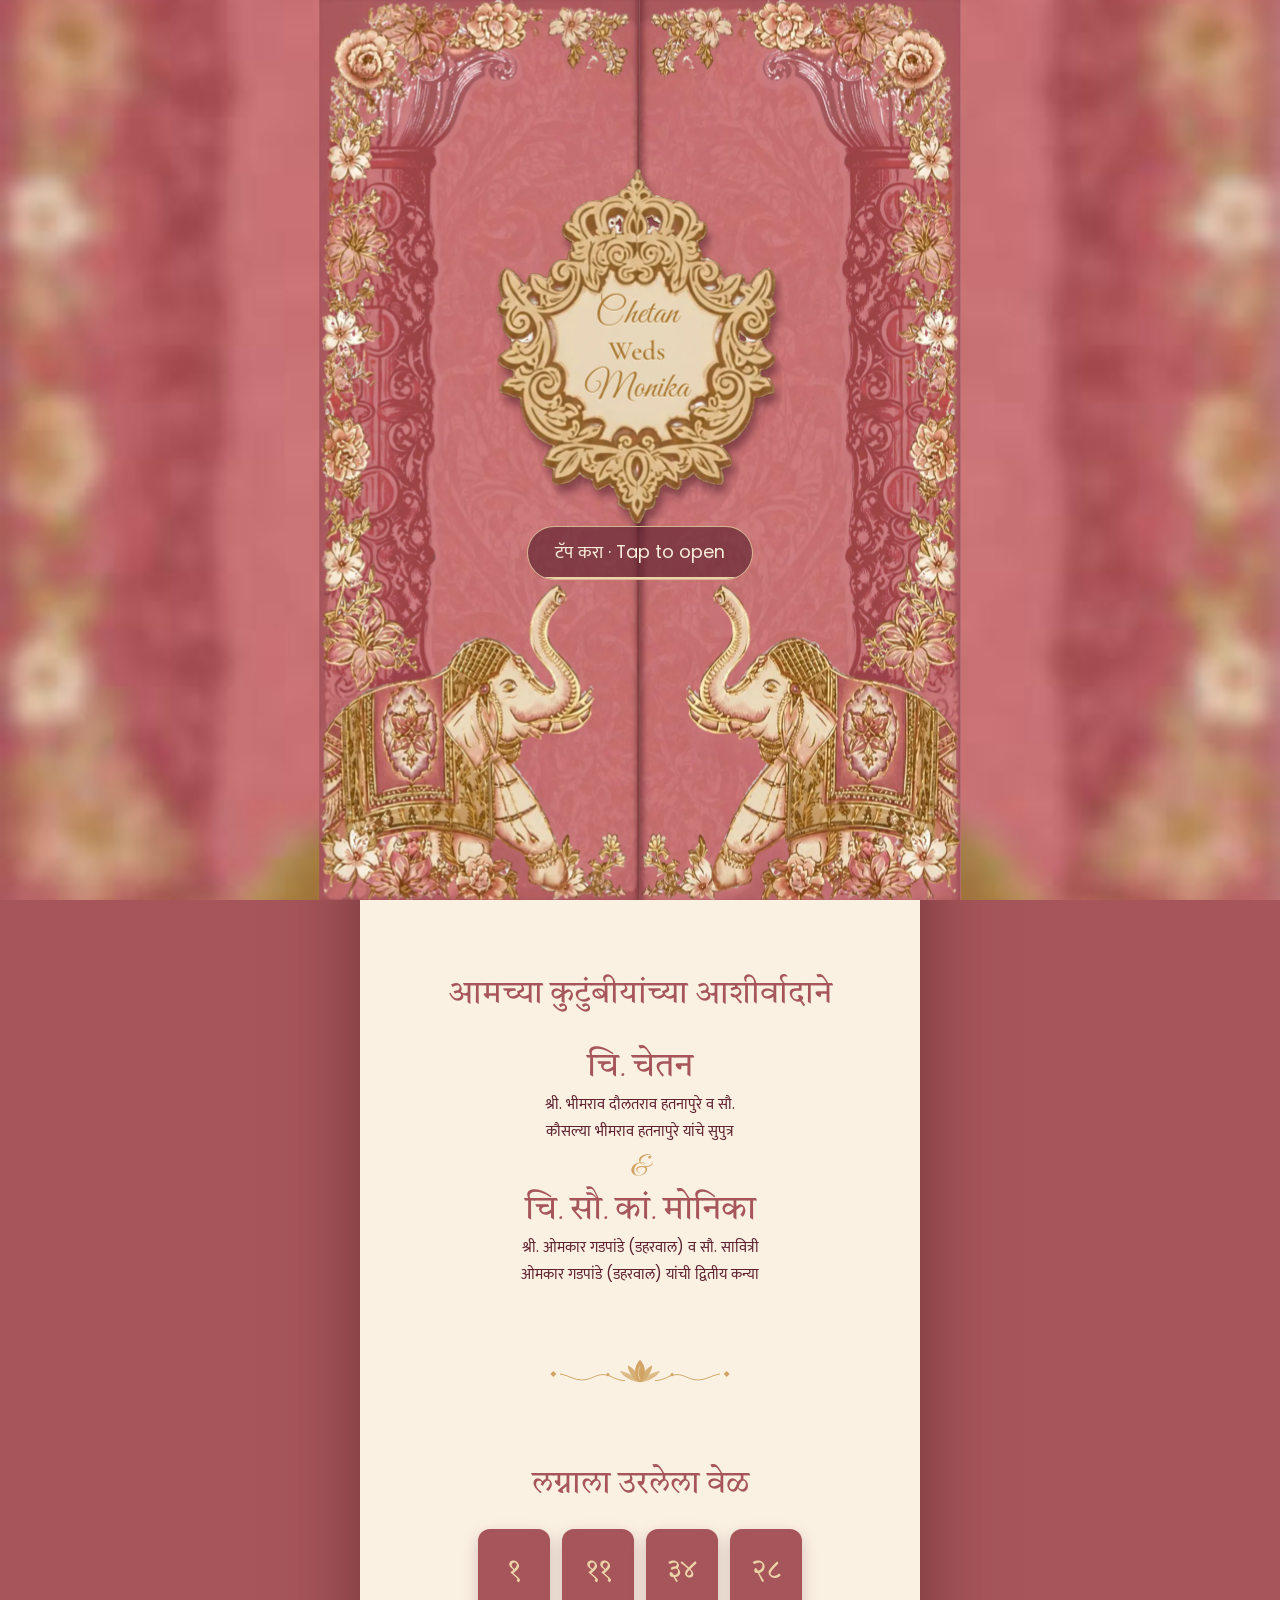
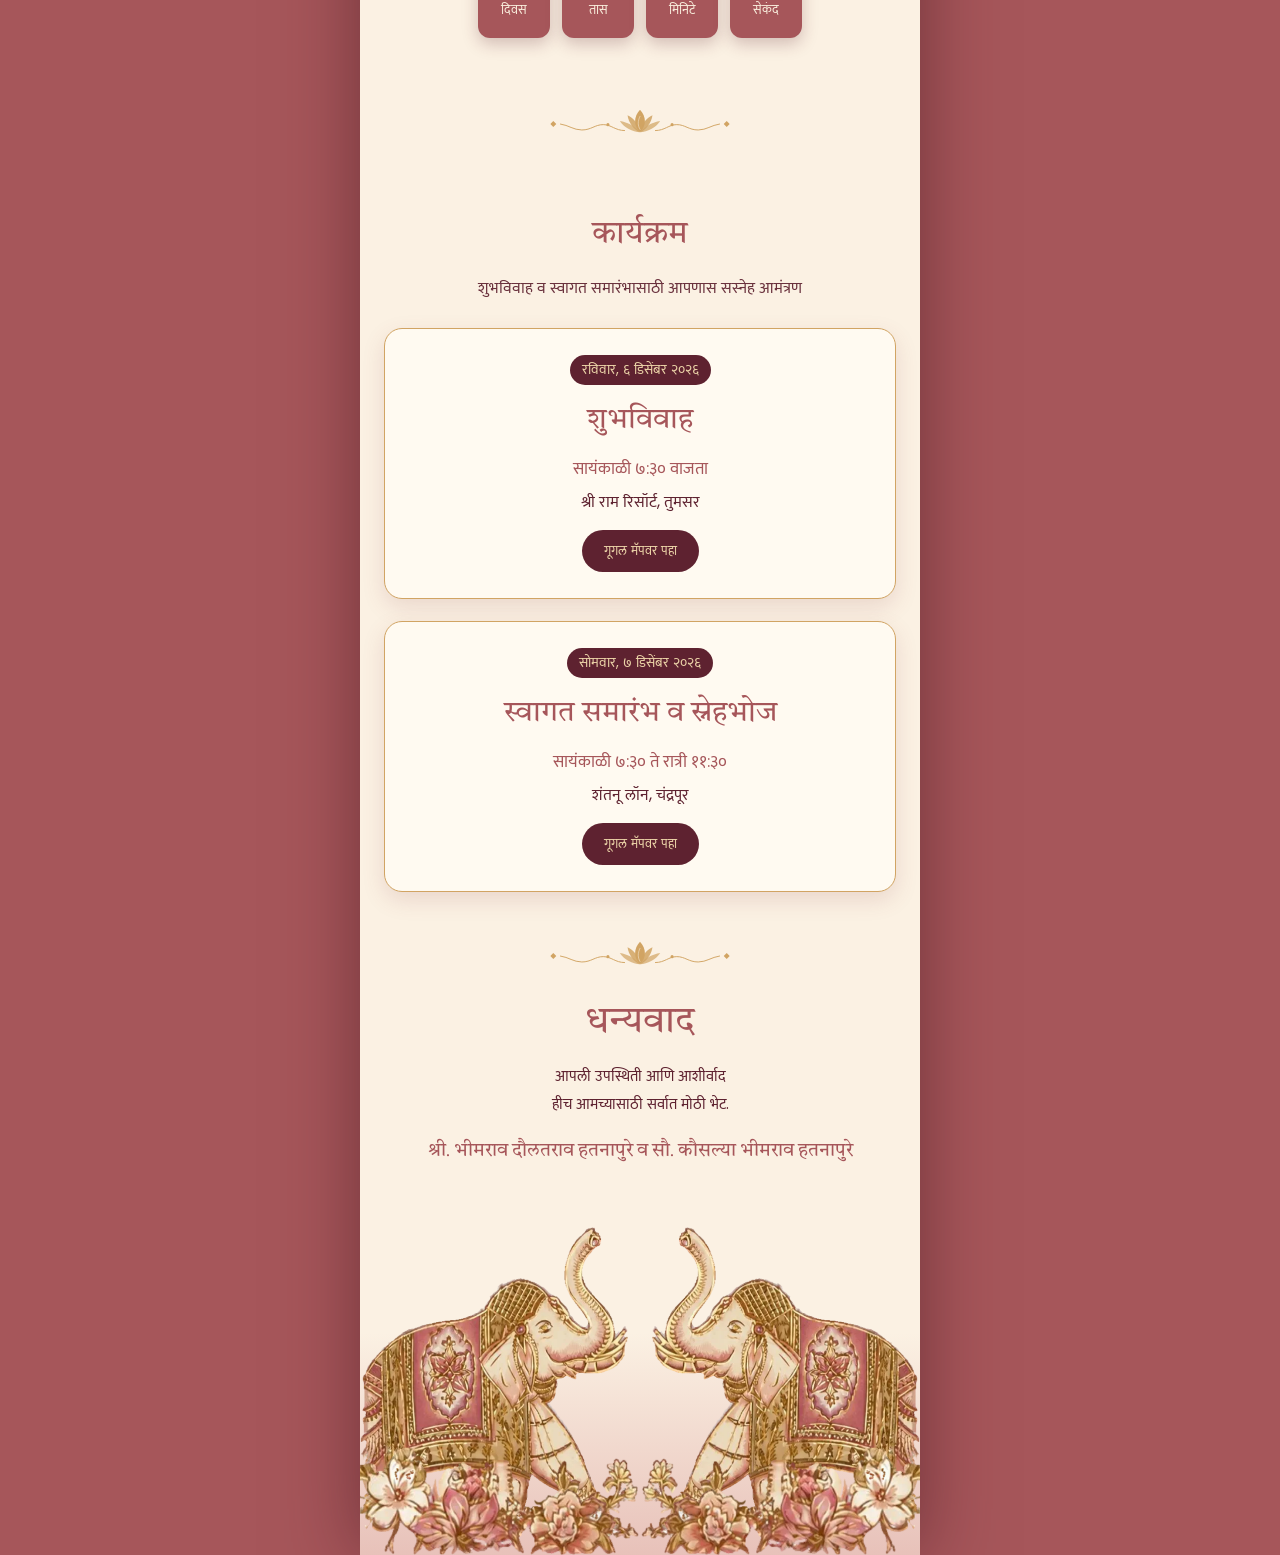
<file: index.html>
<!doctype html>
<html lang="en">
	<head>
		<meta charset="UTF-8" />
		<meta name="viewport" content="width=device-width, initial-scale=1" />
		<meta name="robots" content="noindex, nofollow" />
		<meta http-equiv="refresh" content="0; url=guest/" />
		<title>Chetan &amp; Monika | Wedding Invitation</title>
		<meta property="og:type" content="website" />
		<meta property="og:title" content="Chetan &amp; Monika | Wedding Invitation" />
		<meta property="og:description" content="With joy we invite you to the wedding of Chetan and Monika, 6 December 2026, Shree Ram Resort, Tumsar." />
		<meta property="og:image" content="https://chchetanh.github.io/Wedding_Invite/images/share.jpg" />
		<meta property="og:image:secure_url" content="https://chchetanh.github.io/Wedding_Invite/images/share.jpg" />
		<meta property="og:image:type" content="image/jpeg" />
		<meta property="og:image:alt" content="Chetan Weds Monika wedding invitation" />
		<meta name="twitter:card" content="summary_large_image" />
		<script>location.replace("guest/");</script>
	</head>
	<body style="margin: 0; padding: 3rem 1rem; text-align: center; font-family: sans-serif; background: #f8ecdb; color: #5e2230">
		<p>Opening the invitation... <a href="guest/" style="color: #a6565a">Tap here if nothing happens</a></p>
	</body>
</html>
</file>
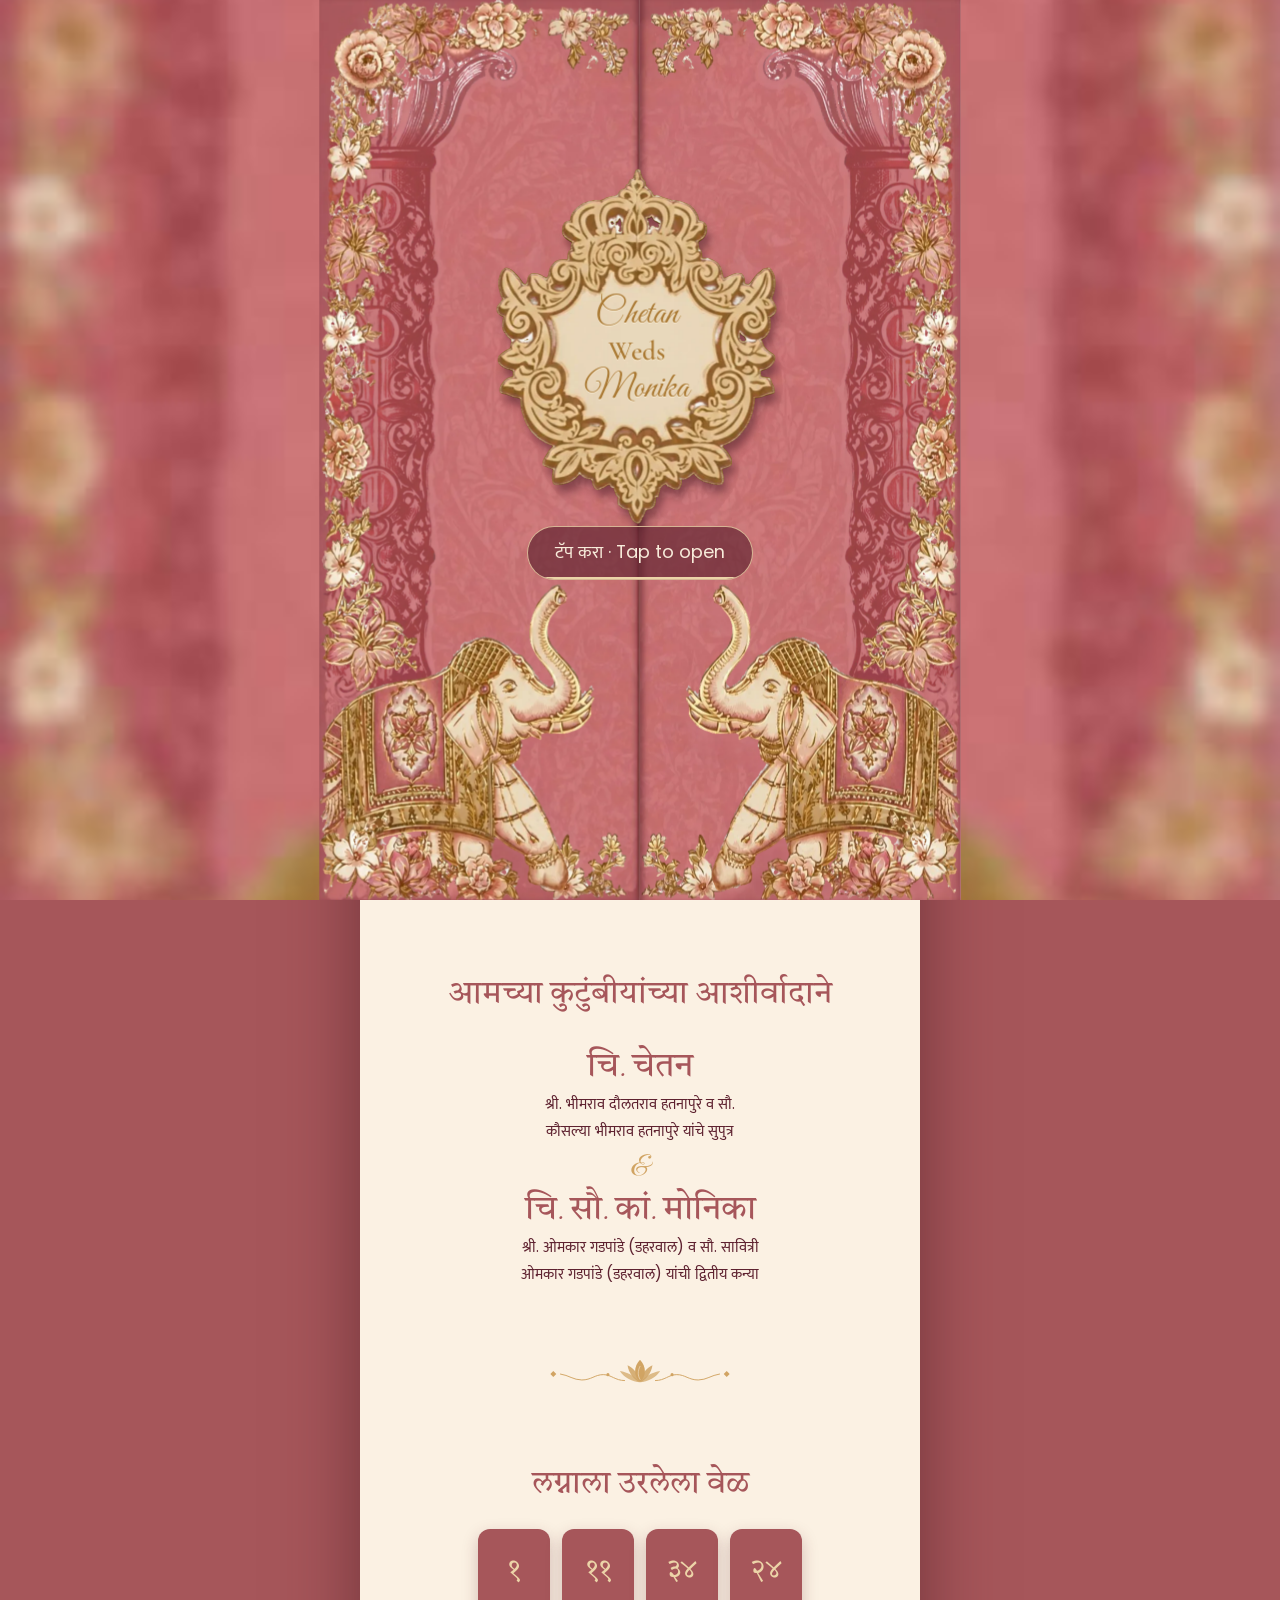
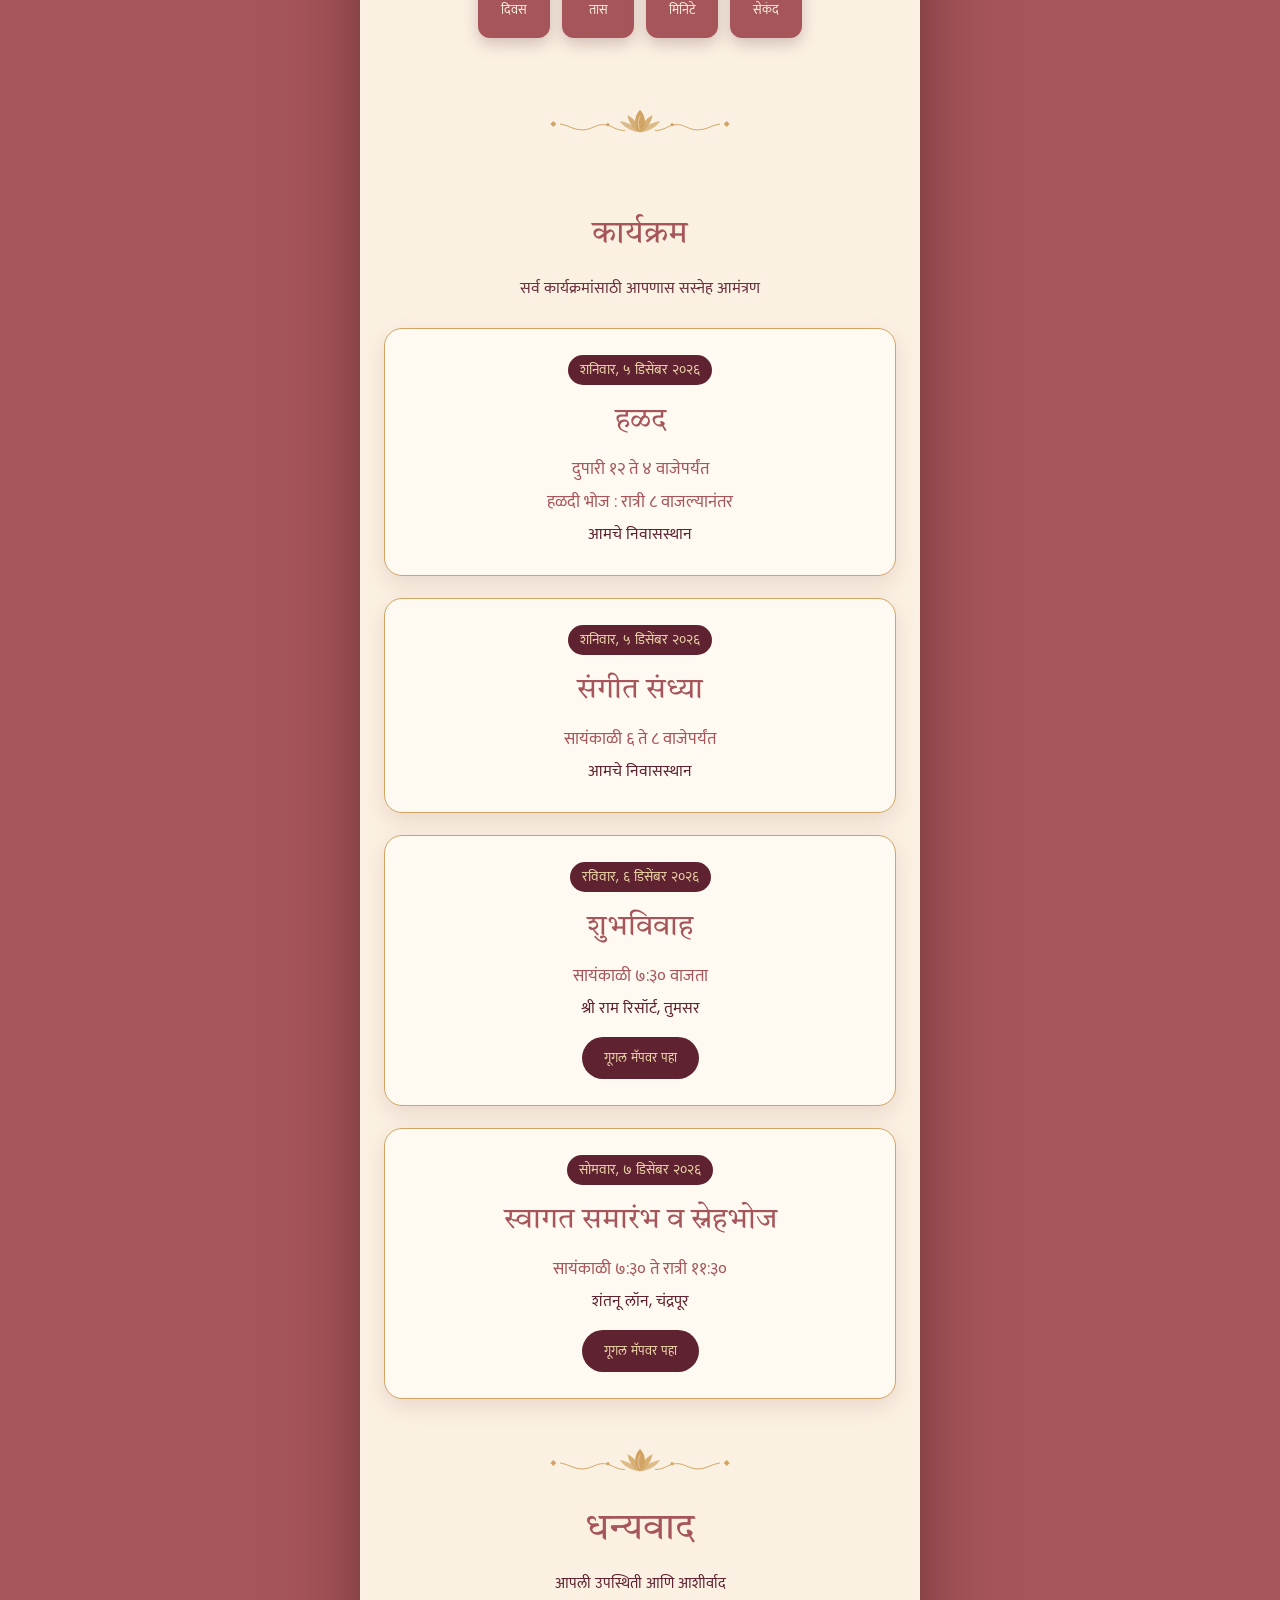
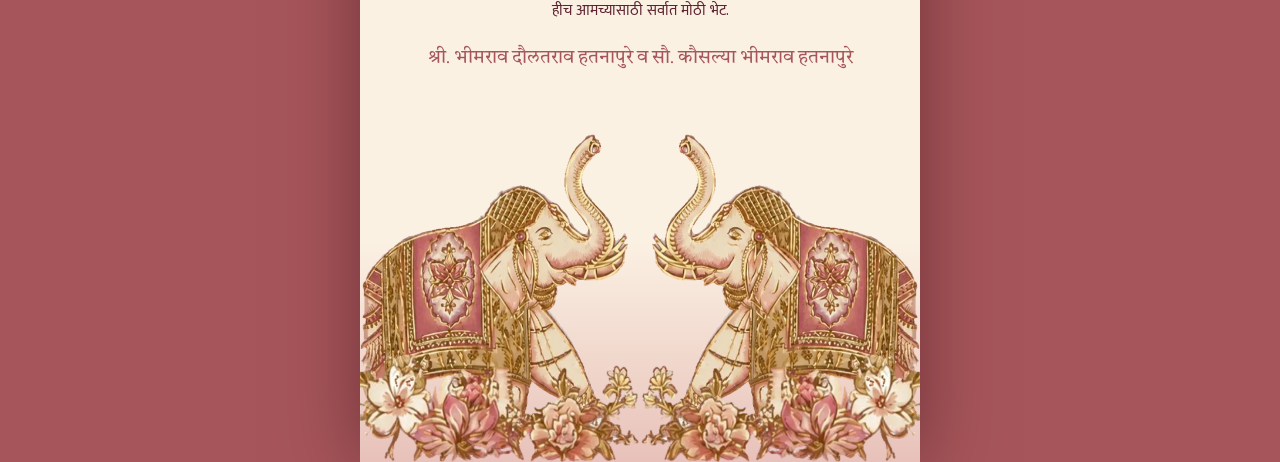
<file: family/index.html>
<!doctype html>
<html lang="en">
	<head>
		<meta charset="UTF-8" />
		<meta
			name="viewport"
			content="width=device-width, initial-scale=1, viewport-fit=cover"
		/>
		<title>Chetan &amp; Monika | Wedding Invitation</title>
		<meta
			name="description"
			content="With joy we invite you to the wedding of Chetan and Monika, 6 December 2026, Shree Ram Resort, Tumsar."
		/>
		<meta property="og:type" content="website" />
		<meta
			property="og:title"
			content="Chetan &amp; Monika | Wedding Invitation"
		/>
		<meta
			property="og:description"
			content="With joy we invite you to the wedding of Chetan and Monika, 6 December 2026, Shree Ram Resort, Tumsar."
		/>
		<meta property="og:site_name" content="Chetan &amp; Monika" />
		<meta property="og:image" content="https://chchetanh.github.io/Wedding_Invite/images/share.jpg" />
		<meta property="og:image:secure_url" content="https://chchetanh.github.io/Wedding_Invite/images/share.jpg" />
		<meta property="og:image:type" content="image/jpeg" />
		<meta property="og:image:alt" content="Chetan Weds Monika wedding invitation" />
		<meta property="og:image:width" content="1200" />
		<meta property="og:image:height" content="630" />
		<meta name="twitter:card" content="summary_large_image" />
		<meta name="theme-color" content="#c87476" />
		<meta name="robots" content="noindex, nofollow" />
		<meta name="google" content="notranslate" />
		<link rel="stylesheet" href="../style.css" />
		<!-- If script.js is missing, blocked or broken, the "js" flag is removed and the plain English page shows -->
		<script>
			document.documentElement.classList.add("js");
			document.addEventListener("DOMContentLoaded", function () {
				if (!window.inviteReady) document.documentElement.classList.remove("js");
			});
		</script>
	</head>
	<body class="locked">
		<!-- Vector pieces (SVG symbols, recolourable with CSS "color") -->
		<svg width="0" height="0" style="position: absolute" aria-hidden="true">
			<defs>
				<symbol id="crest-sil" viewBox="0 0 542 685">
					<path
						d="M0 0 C0.3 1.1 0.6 2.2 0.9 3.3 C1.3 4.7 1.8 6.2 2.2 7.6 C2.4 8.3 2.4 8.3 3.4 11.9 C5.1 16.1 7.1 18.6 10 22 C10.6 24.5 10.6 24.5 10.8 26.9 C11.8 33.1 15.3 35.3 20 39 C23.1 42.4 25.1 45.8 27 50 C27.8 49.8 28.6 49.6 29.5 49.3 C34.1 48.9 37 50.1 41.2 51.8 C47.5 54.1 53.6 56.2 60 58 C61 58.3 62 58.7 63 59 C64.7 59.2 66.4 59.3 68.1 59.4 C81.1 60.5 95.3 65.3 104 75.3 C109.6 82.3 112.1 89.3 114 98 C115.2 98.2 116.4 98.5 117.7 98.7 C122.3 100.1 124 101.3 127 105 C129.7 110.5 129.1 115.2 128 121 C125.2 127.8 122.6 131.5 116.3 135.1 C113 137 113 137 112 140 C112.5 143.1 112.5 143.1 113.3 146.6 C113.6 147.8 113.8 149 114.1 150.2 C114.4 151.1 114.7 152 115 153 C115.7 153.3 116.3 153.7 117 154 C118.8 157.6 119.3 160.8 119.6 164.8 C119.7 165.3 119.7 165.3 119.9 167.8 C119.9 168.5 119.9 169.2 120 170 C120.7 169.9 121.4 169.9 122.2 169.8 C132.8 169.2 141.4 172.7 149.6 179.4 C155.9 186 157.6 191.9 159.3 200.7 C159.9 203.7 160.8 206.2 162 209 C165.8 207.6 169.3 205.9 172.9 204 C181.1 199.9 186.9 198 196 200 C201.3 204.9 201.6 209.8 202 216.6 C202 217.4 202 218.2 202 219 C207.5 220.6 207.5 220.6 211 220 C214.3 217.1 216.6 213.6 219 210 C223.5 203.9 227.9 198.8 234.1 194.4 C236 193 236 193 238 191 C245.9 189 245.9 189 250 189 C251.8 191 251.8 191 253.6 193.7 C254.2 194.6 254.8 195.4 255.4 196.3 C261.9 207.1 261.3 221.1 258.7 233.1 C257.8 236.6 256.7 239.7 255.2 243.1 C254 246 254 246 255 250 C256 251.7 257 253.4 258 255.1 C261.7 260.9 262.4 265 262 272 C260.1 276.6 256.9 279.1 253 282 C252 282.3 251 282.7 250 283 C250.2 284.2 250.3 285.4 250.5 286.6 C251.8 299 251.8 308 244.2 318.2 C240.9 322.3 238.1 324.5 233 326 C233.7 327.3 234.3 328.6 235 330 C235.6 331.6 236.2 333.2 236.8 334.8 C240.3 343.7 246.3 348.2 254.3 353.1 C257 355 257 355 260 359 C260.1 366.8 258 370.4 253 376 C247.2 381.4 240.4 383.6 233 386 C231.9 390.7 232.3 393.5 234 398 C235.1 398.1 236.1 398.3 237.2 398.4 C238.6 398.6 240 398.8 241.4 398.9 C242.7 399.1 244.1 399.3 245.5 399.5 C249 400 249 400 251 401 C251.7 402.7 252.3 404.5 252.9 406.2 C253.9 409.3 254.9 411.8 256.6 414.5 C258.9 418.6 258.8 422.4 259 427 C258.7 427.7 258.3 428.3 258 429 C255.5 429.7 253.1 430.3 250.6 430.9 C245.7 432 241.2 433.2 236.7 435.2 C231.5 437.4 226.6 437.7 221 438 C220.9 439.2 220.9 440.4 220.8 441.7 C219 466 211.6 487.6 195 506 C194.4 506.7 193.8 507.5 193.2 508.2 C184.6 518.8 172.5 525.1 160 530 C160 534 160 534 162.1 536.1 C162.5 536.6 162.5 536.6 165 539 C176.6 554 176.6 554 177 563 C176.6 565.6 176.6 565.6 175 568 C169.6 571.2 164 573.1 158 575 C158.5 578.9 159.1 582.6 160.1 586.4 C161.2 591.9 161.8 596.6 160 601.9 C157 605 154.2 604.7 150 605 C144.6 604.4 139.3 603.2 134 602 C133 601.8 132 601.6 130.9 601.4 C121.1 599.1 112.5 593.7 106 586 C106 585 106 584 106 583 C101.7 585.4 97.8 587.9 94 591 C89.6 594.3 85.5 594.6 80 595 C80.2 595.9 80.4 596.7 80.6 597.6 C81.3 603.4 79 608.1 76 613 C72.3 614.8 70.4 614.4 66.5 613.2 C64 612.3 61.5 611.2 59 610 C57.8 609.5 56.7 609 55.5 608.4 C53 607 53 607 51 604 C45.9 605.3 43.3 607 40 611 C38.9 614.2 38 617.1 37.2 620.3 C37 621.1 36.8 622 36.5 622.8 C36 624.9 35.5 626.9 35 629 C33.7 629 32.4 629 31 629 C31 629.5 31 629.5 30.7 632.1 C29.3 645.7 29.3 645.7 24 650 C21 651.6 18.9 652 15.5 652.4 C11.2 654.4 10.9 655.7 9.2 660 C9 660.5 9 660.5 8 663.2 C7 666 7 666 5 668 C4.5 669.3 4.1 670.6 3.6 671.9 C2 676 2 676 -2 679 C-7.9 677.9 -10.1 677.2 -13.8 672.4 C-16.9 666.1 -19.8 660 -21 653 C-22.3 652.8 -23.5 652.7 -24.8 652.5 C-31.2 651 -36.8 648.2 -41 643 C-41.6 639.2 -41.5 636 -41 632.2 C-41 629 -41 629 -42.8 627 C-43.5 626.4 -44.3 625.7 -45 625 C-46.4 621.4 -47.5 617.7 -48.7 614 C-49.1 613 -49.5 612 -50 611 C-51.3 610.7 -52.6 610.3 -54 610 C-55.8 607.4 -55.8 607.4 -57 605 C-61.3 605.4 -64.2 607.3 -67.8 609.6 C-70.2 611.1 -72.6 612.3 -75.2 613.4 C-75.6 613.6 -75.6 613.6 -77.6 614.5 C-80.8 615.2 -82.2 614.6 -85 613 C-88.9 608.2 -90.4 603.1 -91 597 C-93.5 594.5 -95.2 594.4 -98.6 593.8 C-104.8 592.3 -108.1 589.9 -113 586 C-114.3 586 -115.6 586 -117 586 C-118.9 587.9 -120.8 589.8 -122.6 591.8 C-132.4 601 -145.6 604.6 -158.9 605.2 C-162 605 -162 605 -165 604 C-169.4 595.6 -166.9 584 -166 575 C-167.4 574.6 -168.7 574.1 -170.1 573.6 C-171.9 573 -173.7 572.4 -175.4 571.8 C-176.3 571.5 -177.2 571.2 -178.2 570.9 C-180.7 570 -180.7 570 -185 568 C-186.9 562.3 -184.6 558.2 -182 553 C-180.5 550.6 -179 548.3 -177.4 546 C-176 544 -176 544 -174.5 541.3 C-173 539 -173 539 -169.8 535.9 C-167 533 -167 533 -167 530 C-167.5 529.8 -167.5 529.8 -169.9 528.9 C-192.1 520.5 -209.6 505.7 -219.5 483.7 C-220.7 480.5 -221.9 477.3 -223 474 C-223.4 473 -223.7 472 -224.1 471 C-226.9 463.1 -227.7 455.3 -228.2 447 C-228.4 444.6 -228.7 442.3 -229 440 C-232.2 437.9 -233.7 437.6 -237.4 437.2 C-243.1 436.3 -247.8 434.5 -253.1 432.2 C-256 431 -258.6 430.4 -261.6 429.8 C-266 429 -266 429 -268 427 C-269.1 419.6 -267.2 415.6 -263 409.5 C-257.4 402.5 -251.8 399.2 -243 398 C-243 394 -243 390.1 -243 386 C-248 384 -248 384 -251.9 383.1 C-259.5 381.1 -266.2 377.3 -271 371 C-272 367.2 -272 363.8 -271 360 C-268.2 355.7 -264.7 353.2 -260.6 350.3 C-259.5 349.5 -258.3 348.8 -257.2 348 C-254 346 -254 346 -251.2 345 C-250.5 344.7 -249.7 344.3 -249 344 C-247.8 339.7 -247.8 339.7 -247 335 C-246.8 334.1 -246.5 333.2 -246.2 332.2 C-245.9 329.1 -246.4 327.7 -248 325 C-249.1 324.1 -250.2 323.1 -251.4 322.1 C-255 319 -256.8 316.2 -259 312 C-259.7 311.7 -260.3 311.3 -261 311 C-264.9 300.7 -263.2 292.5 -261 282 C-261.7 281.7 -262.4 281.4 -263.1 281.2 C-267.6 279.1 -270.4 277.9 -273.2 273.7 C-274.2 269 -274.4 266.6 -273 262 C-270.8 259 -268.5 256.3 -266 253.5 C-264 251 -264 251 -263 247 C-264 245.3 -265 243.6 -266 242 C-266.8 239.5 -267.5 237.1 -268.1 234.6 C-268.5 233.3 -268.8 232 -269.1 230.7 C-272.1 217.9 -271 207 -264.5 195.3 C-262.5 192.4 -260.7 190.3 -257.6 188.8 C-248.1 189.5 -241.4 197.2 -235.4 203.8 C-231.9 208 -228.8 212.4 -225.6 216.8 C-224 219 -224 219 -223 220 C-221.3 220 -219.7 220 -218 220 C-216 216 -216 216 -215.1 211.6 C-213.8 206 -212.7 203.1 -208 200 C-199.1 198.4 -192.7 201.1 -185 205.4 C-182 207 -182 207 -178 208 C-174.8 203.7 -174.4 201.9 -173.7 196.8 C-172.4 189.7 -170.9 186.1 -166 181 C-165.4 180.3 -164.9 179.7 -164.3 179 C-157.9 172.7 -150.3 173.1 -141.8 173 C-140.6 173 -139.3 173 -138 173 C-138 172.1 -137.9 171.2 -137.9 170.3 C-137.9 169.8 -137.9 169.8 -137.7 166.8 C-137.6 165.7 -137.6 164.5 -137.5 163.3 C-137 159.8 -136.1 157.8 -134 155 C-133.3 154.7 -132.7 154.3 -132 154 C-131.7 151.6 -131.7 151.6 -131.5 148.7 C-131.3 144.6 -130.9 142.8 -129 139 C-130 138.4 -131.1 137.7 -132.1 137.1 C-133.5 136.2 -134.9 135.3 -136.2 134.4 C-137.6 133.6 -138.9 132.7 -140.3 131.9 C-144.2 128.8 -146 126.5 -148 122 C-148.7 115 -148.1 107.9 -143.9 102.1 C-140.4 99.5 -137.2 98.8 -133 98 C-132.9 97.1 -132.8 96.2 -132.7 95.3 C-130.6 82.4 -124.3 76.1 -114.1 68.5 C-109.6 65.3 -105.5 63.4 -100.1 61.9 C-99 61.5 -97.8 61.2 -96.6 60.9 C-90.6 59.4 -85.2 58.9 -79.1 59.2 C-72.5 59.3 -69.4 57.8 -64 54 C-58.5 52.2 -52.9 51.1 -47.2 50.4 C-41.8 48.6 -40.7 46 -37.8 41.3 C-35.2 37.9 -31.9 37.4 -28 36 C-26.2 32.4 -26.2 32.4 -25 29 C-23.7 28.3 -22.4 27.7 -21 27 C-20.5 25.7 -20.1 24.4 -19.6 23 C-19.1 21.7 -18.6 20.4 -18 19 C-17 18.8 -16.1 18.5 -15.1 18.3 C-12 17 -12 17 -10.4 13.3 C-10.2 12.6 -10.2 12.6 -9.2 8.9 C-8.5 6.3 -7.8 3.6 -7 1 C-5 0 -5 0 0 0 Z M22 89 C21.3 89.7 20.7 90.3 20 91 C18 91.4 16 91.7 14 92 C14 93.7 14 95.3 14 97 C14.7 97.7 15.3 98.3 16 99 C16.6 101.7 16.6 101.7 17.1 104.9 C17.3 105.9 17.5 107 17.6 108.1 C18 111 18 111 18 115 C19 115 20 115 21 115 C21.3 113.8 21.3 113.8 23 108 C25.5 109 28.1 110 30.6 111.1 C33 112 33 112 37 112 C38.1 107.2 38.1 107.2 37 105 C38 105 39 105 40 105 C39 102 39 102 36.6 100.6 C35.7 100.2 34.7 99.7 33.7 99.2 C28.6 96.6 26.3 94.4 24 89 C23.3 89 22.7 89 22 89 Z M-39 93 C-42 97 -42 97 -42 99 C-43.3 99.3 -44.6 99.7 -46 100 C-46 102.3 -46 104.6 -46 107 C-45.6 107.1 -45.6 107.1 -43.6 107.3 C-41 108 -41 108 -39 111 C-39.9 114.7 -39.9 114.7 -41 118 C-40.3 118.7 -39.7 119.3 -39 120 C-37.7 119.7 -36.4 119.3 -35 119 C-34.7 116 -34.5 113 -34.3 109.9 C-34.2 109.1 -34.2 108.2 -34.1 107.4 C-33.7 101.8 -34.4 98 -37 93 C-37.7 93 -38.3 93 -39 93 Z M-55 99 C-55.3 100.3 -55.7 101.6 -56 103 C-55.7 103.5 -55.7 103.5 -54 106 C-52.3 105.7 -50.7 105.3 -49 105 C-49.3 103.3 -49.7 101.7 -50 100 C-51.7 99.7 -53.3 99.3 -55 99 Z M192 313 C191.4 323.7 191.4 323.7 193.6 328.2 C196.9 330.6 199 330.5 203 330 C205 328 205 328 205.1 325.2 C203.6 320.7 200.8 318.8 197 316 C196.3 316 195.7 316 195 316 C195 315 195 314 195 313 C194 313 193 313 192 313 Z M-217 325 C-217 326 -217 327 -217 328 C-216 327.7 -215 327.3 -214 327 C-214 326.3 -214 325.7 -214 325 C-215 325 -216 325 -217 325 Z "
						fill="currentColor"
						transform="translate(277,3)"
					/>
				</symbol>
				<symbol id="lotus" viewBox="0 0 320 44">
					<g fill="currentColor">
						<path d="M160 3 C171 15 171 30 160 41 C149 30 149 15 160 3Z" />
						<path
							d="M160 41 C150 36 141 26 139 12 C150 17 157 27 160 41Z"
							opacity=".85"
						/>
						<path
							d="M160 41 C170 36 179 26 181 12 C170 17 163 27 160 41Z"
							opacity=".85"
						/>
						<path
							d="M160 41 C147 40 134 34 126 22 C139 24 152 31 160 41Z"
							opacity=".7"
						/>
						<path
							d="M160 41 C173 40 186 34 194 22 C181 24 168 31 160 41Z"
							opacity=".7"
						/>
						<circle cx="106" cy="28" r="2.6" />
						<circle cx="214" cy="28" r="2.6" />
						<path d="M14 22 l5 5 -5 5 -5 -5z" />
						<path d="M306 22 l5 5 -5 5 -5 -5z" />
					</g>
					<g
						fill="none"
						stroke="currentColor"
						stroke-width="1.6"
						stroke-linecap="round"
					>
						<path
							d="M134 38 C118 38 112 28 98 28 C84 28 78 37 62 37 C48 37 40 29 26 27"
						/>
						<path
							d="M186 38 C202 38 208 28 222 28 C236 28 242 37 258 37 C272 37 280 29 294 27"
						/>
						<path
							d="M160 14 C156 22 156 30 160 36"
							stroke="#fbf1e3"
							stroke-width="1.1"
							opacity=".75"
						/>
					</g>
				</symbol>
			</defs>
		</svg>

		<!-- ================= COVER: two thick doors, opening from the middle =================
     Every layer is one of your Canva elements, placed where it sits in your design.
     Opens on tap, or by itself 5 seconds after the artwork has loaded. -->
		<div
			class="gate"
			id="gate"
			role="button"
			tabindex="0"
			aria-label="Tap to open the wedding invitation of Chetan and Monika"
		>
			<div class="gate-bg"></div>
			<div class="stage">
				<div class="door left">
					<div class="face front">
						<img
							class="bg"
							src="../images/door-bg-l.webp"
							alt=""
							draggable="false"
							decoding="async"
						/>
						<img
							class="el"
							src="../images/pillar-l.webp"
							alt=""
							draggable="false"
							decoding="async"
							style="left: 0.161%; top: 0%; width: 70%"
						/>
						<img
							class="el"
							src="../images/spray-l-top.webp"
							alt=""
							draggable="false"
							decoding="async"
							style="left: 70.645%; top: 0.858%; width: 26.613%"
						/>
						<img
							class="el"
							src="../images/spray-l-bot.webp"
							alt=""
							draggable="false"
							decoding="async"
							style="left: 68.387%; top: 92.162%; width: 27.903%"
						/>
						<img
							class="el"
							src="../images/garland-l.webp"
							alt=""
							draggable="false"
							decoding="async"
							style="left: 0%; top: 0.801%; width: 30.968%"
						/>
						<img
							class="el"
							src="../images/elephant-l.webp"
							alt=""
							draggable="false"
							decoding="async"
							style="left: 0%; top: 64.645%; width: 86.129%"
						/>
						<img
							class="el"
							src="../images/flowers-bl.webp"
							alt=""
							draggable="false"
							decoding="async"
							style="left: 0%; top: 90.732%; width: 62.903%"
						/>
						<i class="shade"></i>
					</div>
					<div class="face back"></div>
					<div class="edge"></div>
				</div>
				<div class="door right">
					<div class="face front">
						<img
							class="bg"
							src="../images/door-bg-r.webp"
							alt=""
							draggable="false"
							decoding="async"
						/>
						<img
							class="el"
							src="../images/pillar-r.webp"
							alt=""
							draggable="false"
							decoding="async"
							style="left: 29.839%; top: 0%; width: 70%"
						/>
						<img
							class="el"
							src="../images/spray-r-top.webp"
							alt=""
							draggable="false"
							decoding="async"
							style="left: 2.742%; top: 0.858%; width: 26.613%"
						/>
						<img
							class="el"
							src="../images/spray-r-bot.webp"
							alt=""
							draggable="false"
							decoding="async"
							style="left: -0.161%; top: 92.162%; width: 28.065%"
						/>
						<img
							class="el"
							src="../images/garland-r.webp"
							alt=""
							draggable="false"
							decoding="async"
							style="left: 69.032%; top: 0.801%; width: 30.968%"
						/>
						<img
							class="el"
							src="../images/elephant-r.webp"
							alt=""
							draggable="false"
							decoding="async"
							style="left: 13.871%; top: 64.645%; width: 86.129%"
						/>
						<img
							class="el"
							src="../images/flowers-br.webp"
							alt=""
							draggable="false"
							decoding="async"
							style="left: 37.097%; top: 90.732%; width: 62.903%"
						/>
						<i class="shade"></i>
					</div>
					<div class="face back"></div>
					<div class="edge"></div>
					<!-- NAME PLATE: a child of the RIGHT door, so it swings with that door and is never cut in half -->
					<div
						class="crest"
						style="
							left: -44.677%;
							top: 19.05%;
							width: 87.419%;
							aspect-ratio: 542/685;
						"
					>
						<svg class="sil shadow" viewBox="0 0 542 685" aria-hidden="true">
							<use href="#crest-sil" />
						</svg>
						<svg class="sil s1" viewBox="0 0 542 685" aria-hidden="true">
							<use href="#crest-sil" /></svg
						><svg class="sil s2" viewBox="0 0 542 685" aria-hidden="true">
							<use href="#crest-sil" /></svg
						><svg class="sil s3" viewBox="0 0 542 685" aria-hidden="true">
							<use href="#crest-sil" /></svg
						><svg class="sil s4" viewBox="0 0 542 685" aria-hidden="true">
							<use href="#crest-sil" /></svg
						><svg class="sil s5" viewBox="0 0 542 685" aria-hidden="true">
							<use href="#crest-sil" />
						</svg>
						<img
							class="top"
							src="../images/crest.webp"
							alt=""
							draggable="false"
							decoding="async"
						/>
						<!-- text on the name plate (English only, not translated) -->
						<div class="plate">
							<span>Chetan</span>
							<em>Weds</em>
							<span>Monika</span>
						</div>
					</div>
				</div>

				<p class="tap"><span data-i18n="tap">Tap to open</span></p>
			</div>
		</div>

		<!-- LANGUAGE BAR: shown by script.js only when data/content.json has loaded -->
		<nav class="langbar" id="langbar" hidden aria-label="Language">
			<button type="button" data-l="mr" lang="mr">मराठी<i></i></button>
			<button type="button" data-l="en" lang="en">English<i></i></button>
			<button type="button" data-l="hi" lang="hi">हिन्दी<i></i></button>
		</nav>

		<!-- MUSIC: put your audio file at music/invitation.mp3. The button only appears if the file exists. -->
		<audio id="music" src="../music/invitation.mp3" preload="metadata"></audio>
		<button type="button" class="music" id="musicBtn" hidden aria-label="Music on or off" aria-pressed="false">
			<svg viewBox="0 0 24 24" aria-hidden="true">
				<path d="M3 9v6h4l5 4V5L7 9H3z" fill="currentColor" />
				<path class="wave" d="M15.5 8.5a5 5 0 0 1 0 7M18.2 6a8.5 8.5 0 0 1 0 12" fill="none" stroke="currentColor" stroke-width="1.8" stroke-linecap="round" />
				<path class="mute" d="M4 4l16 16" fill="none" stroke="currentColor" stroke-width="2" stroke-linecap="round" />
			</svg>
		</button>

		<main class="site">
<!-- ================= HOME ================= -->
			<header class="hero">
				<div class="scene" aria-hidden="true">
					<img
						class="d g-l"
						src="../images/garland-l.webp"
						alt=""
						decoding="async"
					/>
					<img
						class="d g-r"
						src="../images/garland-r.webp"
						alt=""
						decoding="async"
					/>
					<div class="d crown">
						<img src="../images/spray-l-top.webp" alt="" decoding="async" /><img
							src="../images/spray-r-top.webp"
							alt=""
							decoding="async"
						/>
					</div>
					<div class="d roots">
						<img src="../images/spray-l-bot.webp" alt="" decoding="async" /><img
							src="../images/spray-r-bot.webp"
							alt=""
							decoding="async"
						/>
					</div>
					<img
						class="d f-l"
						src="../images/flowers-bl.webp"
						alt=""
						decoding="async"
					/>
					<img
						class="d f-r"
						src="../images/flowers-br.webp"
						alt=""
						decoding="async"
					/>
				</div>

				<div class="hero-content fx">
					<p class="invocation rise" style="--d: 1.2s" data-i18n="invocation">|| Shree Ganeshaya Namah ||</p>
					<h2 class="rise" style="--d: 1.4s" data-i18n="inviteTitle">You are invited</h2>
					<p class="lead rise" style="--d: 1.6s" data-i18n="inviteBody1">With the blessings of our elders and the love of our families, the wedding of</p>
					<h1 class="rise" style="--d: 1.8s"><span data-i18n="groom">Mr.&nbsp;Chetan</span> <span class="amp">&amp;</span> <span data-i18n="bride">Miss&nbsp;Monika</span></h1>
					<p class="lead rise" style="--d: 2s" data-i18n="inviteBody2">will be solemnised. We warmly invite you to join us and bless the couple on this auspicious occasion.</p>
					<p class="date rise" style="--d: 2s" data-i18n="date">6 December 2026</p>
					<svg class="lotus rise" style="--d: 2.2s" aria-hidden="true"><use href="#lotus" /></svg>
					<p class="scroll-hint rise" style="--d: 2.6s" data-i18n="scroll">Scroll down ↓</p>
				</div>
			</header>

			<!-- FAMILIES (names and parents come from data/content.json) -->
			<section class="section reveal">
				<div class="fx">
					<h2 data-i18n="familiesTitle">With the blessings of our families</h2>
					<div class="families">
						<div class="person">
							<p class="who" data-i18n="groom">Mr.&nbsp;Chetan</p>
							<p class="of" data-i18n="groomParents">Son of Mr. Bhimrao Daulatrao Hatnapure &amp; Mrs. Kausalya Bhimrao Hatnapure</p>
						</div>
						<p class="and"><span class="amp">&amp;</span></p>
						<div class="person">
							<p class="who" data-i18n="bride">Miss&nbsp;Monika</p>
							<p class="of" data-i18n="brideParents">Daughter of Mr. Omkar Gadpande (Daharwal) &amp; Mrs. Savitri Omkar Gadpande (Daharwal)</p>
						</div>
					</div>
				</div>
			</section>

			<svg class="lotus divider" aria-hidden="true"><use href="#lotus" /></svg>

			<!-- COUNTDOWN (the date comes from data/content.json; data-date is the fallback) -->
			<section class="section reveal">
				<div class="fx">
					<h2 data-i18n="countTitle">Counting down to our big day</h2>
					<div class="countdown" id="countdown" data-date="2026-12-06T19:30:00+05:30">
						<div><b id="d">0</b><small data-i18n="days">Days</small></div>
						<div><b id="h">0</b><small data-i18n="hours">Hours</small></div>
						<div><b id="m">0</b><small data-i18n="mins">Mins</small></div>
						<div><b id="s">0</b><small data-i18n="secs">Secs</small></div>
					</div>
				</div>
			</section>

			<svg class="lotus divider" aria-hidden="true"><use href="#lotus" /></svg>

			<!-- EVENTS: one card per event. Add or remove a whole <article> to change the list.
			     This is the FAMILY page (all four events). guest/index.html is made from it by make_guest.py -->
			<section class="section events">
				<div class="fx">
					<h2 data-i18n="celebTitle">Celebrations</h2>
					<p class="sub" data-i18n="celebSubFamily">Join us for all the celebrations</p>
				<!-- family-only:start (Haldi and Sangeet: removed from the guest page by make_guest.py) -->
				<article class="card reveal">
					<span class="tag" data-i18n="haldiDate">Saturday, 5 December 2026</span>
					<h3 data-i18n="haldiTitle">Haldi</h3>
					<p class="time" data-i18n="haldiTime">12:00 PM to 4:00 PM</p>
						<p class="time" data-i18n="haldiBhoj">Haldi Bhoj: after 8:00 PM</p>
					<p class="venue" data-i18n="haldiVenue">Our home</p>
				</article>
				<article class="card reveal">
					<span class="tag" data-i18n="sangeetDate">Saturday, 5 December 2026</span>
					<h3 data-i18n="sangeetTitle">Sangeet</h3>
					<p class="time" data-i18n="sangeetTime">6:00 PM to 8:00 PM</p>
					<p class="venue" data-i18n="sangeetVenue">Our home</p>
				</article>
				<!-- family-only:end -->
				<article class="card reveal">
					<span class="tag" data-i18n="weddingDate">Sunday, 6 December 2026</span>
					<h3 data-i18n="weddingTitle">Wedding</h3>
					<p class="time" data-i18n="weddingTime">7:30 PM</p>
					<p class="venue" data-i18n="weddingVenue">Shree Ram Resort, Tumsar</p>
				<a class="btn small" href="https://www.google.com/maps/place/Shree+Ram+Resort/@21.3552936,79.7092321,17z/data=!4m9!3m8!1s0x3a2b230001a563b7:0x4e19f1251ca8193e!5m2!4m1!1i2!8m2!3d21.3552936!4d79.711807!16s%2Fg%2F11y3mwjn7y?entry=ttu&g_ep=EgoyMDI2MDkzMC4wIKXMDSoASAFQAw%3D%3D" target="_blank" rel="noopener" data-i18n="mapLabel">View on Google Maps</a>
				</article>
				<article class="card reveal">
					<span class="tag" data-i18n="receptionDate">Monday, 7 December 2026</span>
					<h3 data-i18n="receptionTitle">Reception</h3>
					<p class="time" data-i18n="receptionTime">7:30 PM to 11:30 PM</p>
					<p class="venue" data-i18n="receptionVenue">Shantanu Lawn, Chandrapur</p>
				<a class="btn small" href="https://www.google.com/maps/search/?api=1&query=Shantanu+Lawn+Chandrapur" target="_blank" rel="noopener" data-i18n="mapLabel">View on Google Maps</a>
				</article>
				</div>
			</section>

			<svg class="lotus divider" aria-hidden="true"><use href="#lotus" /></svg>

			<!-- CLOSING -->
			<footer class="closing">
				<div class="closing-text reveal">
					<div class="fx">
						<p class="sign" data-i18n="thankYou">Thank you</p>
						<p class="thanks" data-i18n="closing">Your presence and blessings are the greatest gift.</p>
						<p class="signoff" data-i18n="signoff">Mr. Bhimrao Daulatrao Hatnapure &amp; Mrs. Kausalya Bhimrao Hatnapure</p>
					</div>
				</div>
				<div class="herd reveal" aria-hidden="true">
					<img
						class="e-l"
						src="../images/elephant-l.webp"
						alt=""
						loading="lazy"
						decoding="async"
					/>
					<img
						class="e-r"
						src="../images/elephant-r.webp"
						alt=""
						loading="lazy"
						decoding="async"
					/>
					<div class="roots">
						<img src="../images/spray-l-bot.webp" alt="" loading="lazy" /><img
							src="../images/spray-r-bot.webp"
							alt=""
							loading="lazy"
						/>
					</div>
					<img
						class="f-l"
						src="../images/flowers-bl.webp"
						alt=""
						loading="lazy"
						decoding="async"
					/>
					<img
						class="f-r"
						src="../images/flowers-br.webp"
						alt=""
						loading="lazy"
						decoding="async"
					/>
				</div>
			</footer>
		</main>

		<script src="../script.js"></script>
	</body>
</html>
</file>
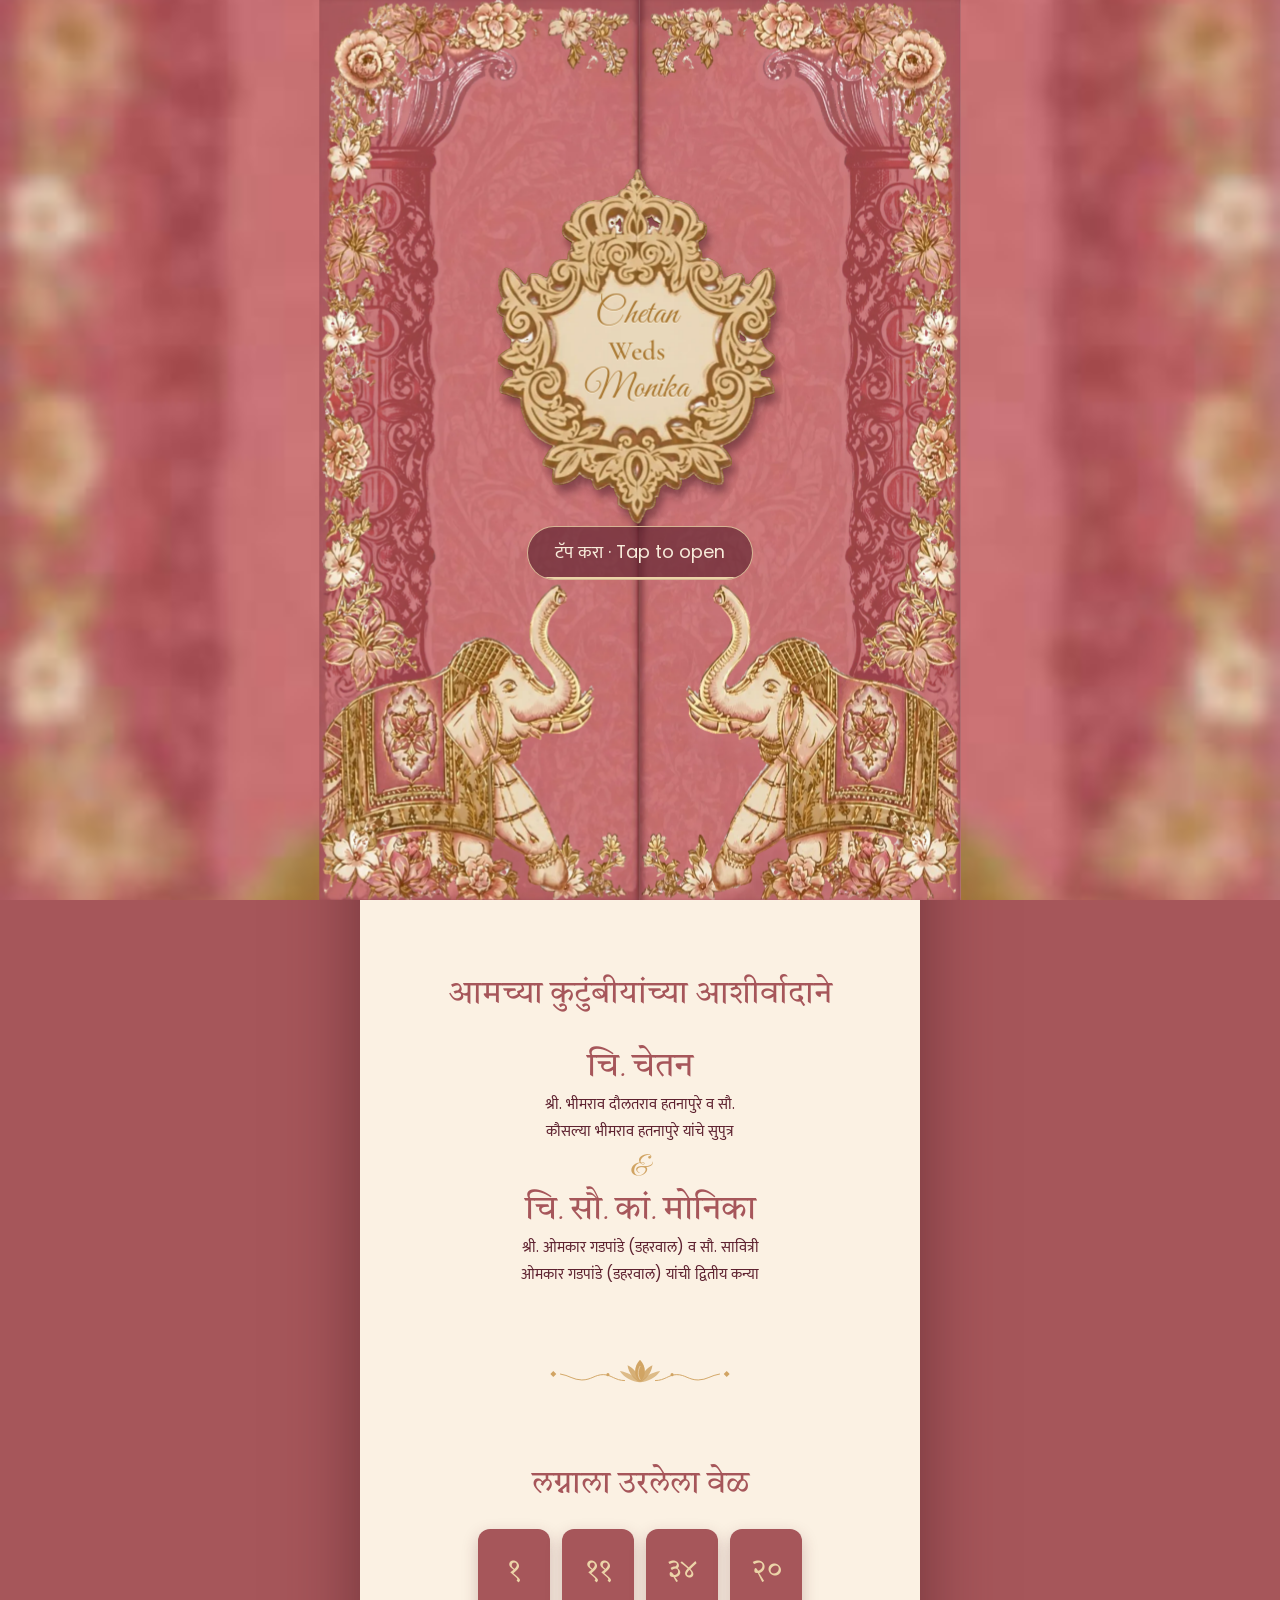
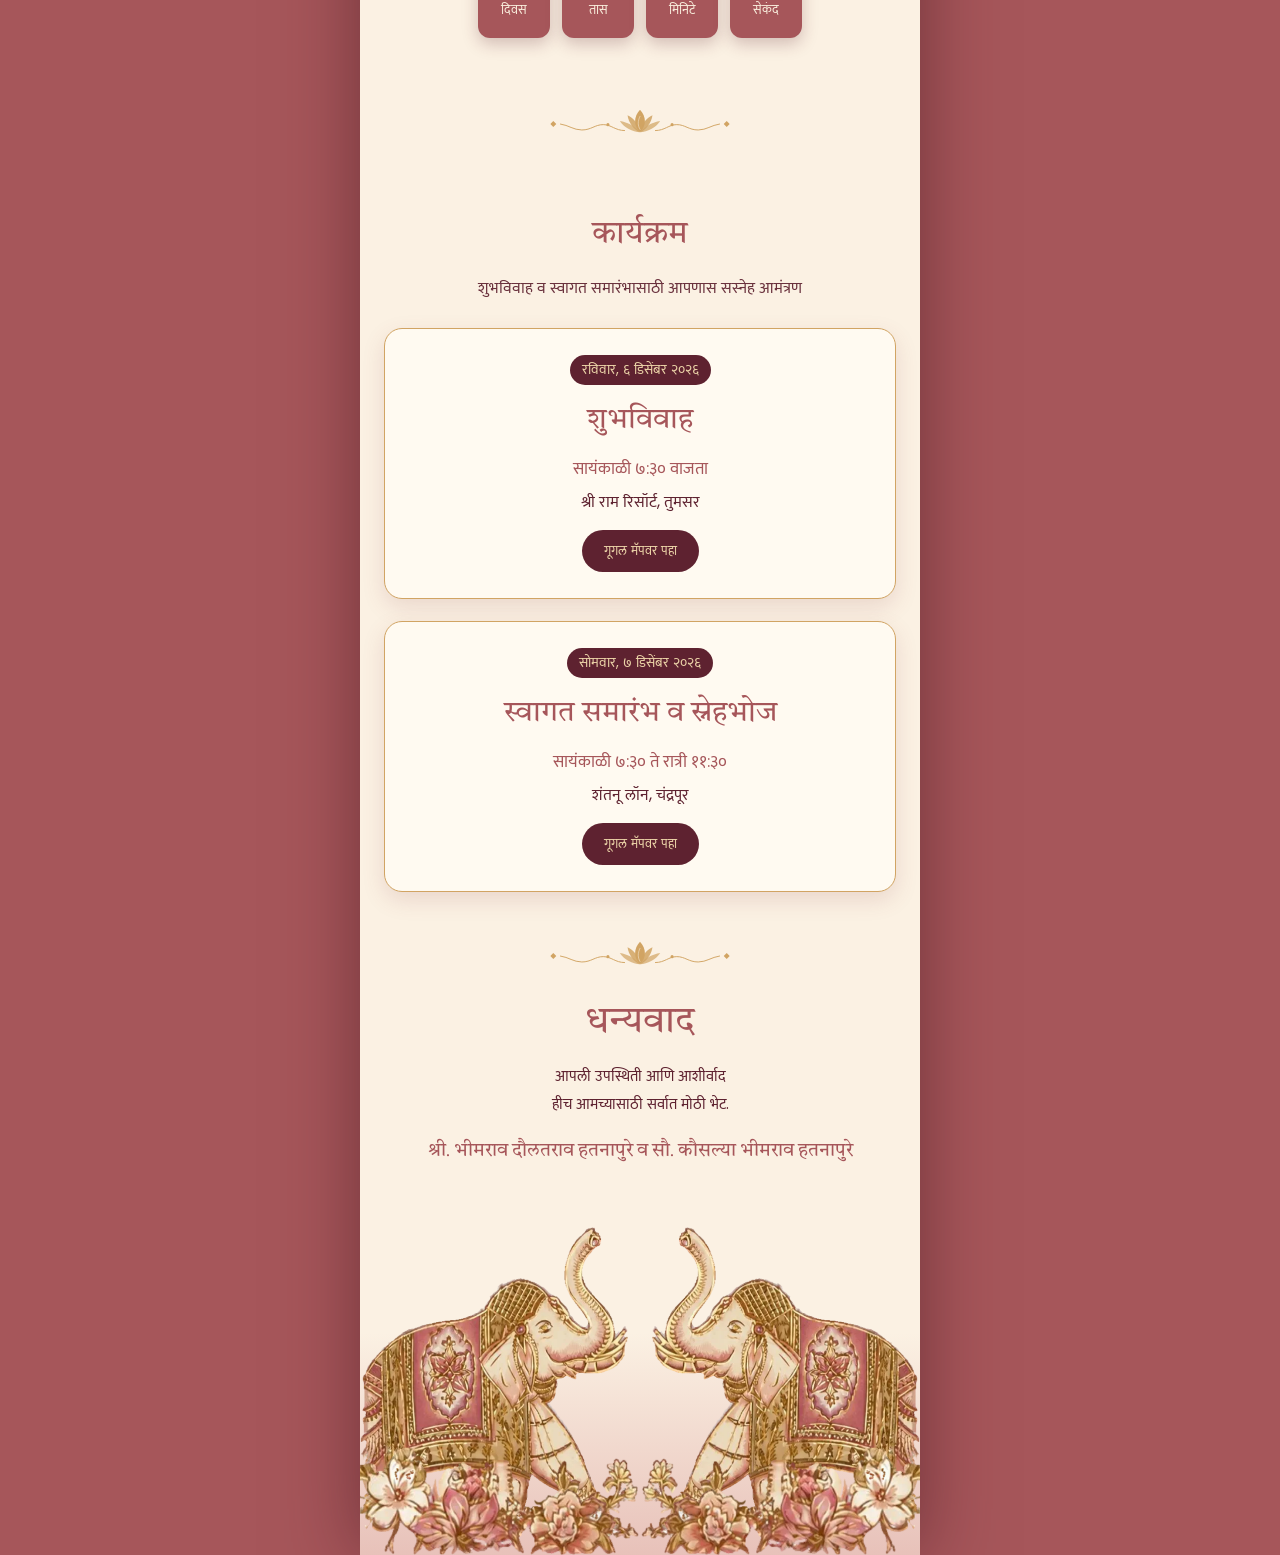
<file: guest/index.html>
<!doctype html>
<html lang="en">
	<head>
		<meta charset="UTF-8" />
		<meta
			name="viewport"
			content="width=device-width, initial-scale=1, viewport-fit=cover"
		/>
		<title>Chetan &amp; Monika | Wedding Invitation</title>
		<meta
			name="description"
			content="With joy we invite you to the wedding of Chetan and Monika, 6 December 2026, Shree Ram Resort, Tumsar."
		/>
		<meta property="og:type" content="website" />
		<meta
			property="og:title"
			content="Chetan &amp; Monika | Wedding Invitation"
		/>
		<meta
			property="og:description"
			content="With joy we invite you to the wedding of Chetan and Monika, 6 December 2026, Shree Ram Resort, Tumsar."
		/>
		<meta property="og:site_name" content="Chetan &amp; Monika" />
		<meta property="og:image" content="https://chchetanh.github.io/Wedding_Invite/images/share.jpg" />
		<meta property="og:image:secure_url" content="https://chchetanh.github.io/Wedding_Invite/images/share.jpg" />
		<meta property="og:image:type" content="image/jpeg" />
		<meta property="og:image:alt" content="Chetan Weds Monika wedding invitation" />
		<meta property="og:image:width" content="1200" />
		<meta property="og:image:height" content="630" />
		<meta name="twitter:card" content="summary_large_image" />
		<meta name="theme-color" content="#c87476" />
		<meta name="robots" content="noindex, nofollow" />
		<meta name="google" content="notranslate" />
		<link rel="stylesheet" href="../style.css" />
		<!-- If script.js is missing, blocked or broken, the "js" flag is removed and the plain English page shows -->
		<script>
			document.documentElement.classList.add("js");
			document.addEventListener("DOMContentLoaded", function () {
				if (!window.inviteReady) document.documentElement.classList.remove("js");
			});
		</script>
	</head>
	<body class="locked">
		<!-- Vector pieces (SVG symbols, recolourable with CSS "color") -->
		<svg width="0" height="0" style="position: absolute" aria-hidden="true">
			<defs>
				<symbol id="crest-sil" viewBox="0 0 542 685">
					<path
						d="M0 0 C0.3 1.1 0.6 2.2 0.9 3.3 C1.3 4.7 1.8 6.2 2.2 7.6 C2.4 8.3 2.4 8.3 3.4 11.9 C5.1 16.1 7.1 18.6 10 22 C10.6 24.5 10.6 24.5 10.8 26.9 C11.8 33.1 15.3 35.3 20 39 C23.1 42.4 25.1 45.8 27 50 C27.8 49.8 28.6 49.6 29.5 49.3 C34.1 48.9 37 50.1 41.2 51.8 C47.5 54.1 53.6 56.2 60 58 C61 58.3 62 58.7 63 59 C64.7 59.2 66.4 59.3 68.1 59.4 C81.1 60.5 95.3 65.3 104 75.3 C109.6 82.3 112.1 89.3 114 98 C115.2 98.2 116.4 98.5 117.7 98.7 C122.3 100.1 124 101.3 127 105 C129.7 110.5 129.1 115.2 128 121 C125.2 127.8 122.6 131.5 116.3 135.1 C113 137 113 137 112 140 C112.5 143.1 112.5 143.1 113.3 146.6 C113.6 147.8 113.8 149 114.1 150.2 C114.4 151.1 114.7 152 115 153 C115.7 153.3 116.3 153.7 117 154 C118.8 157.6 119.3 160.8 119.6 164.8 C119.7 165.3 119.7 165.3 119.9 167.8 C119.9 168.5 119.9 169.2 120 170 C120.7 169.9 121.4 169.9 122.2 169.8 C132.8 169.2 141.4 172.7 149.6 179.4 C155.9 186 157.6 191.9 159.3 200.7 C159.9 203.7 160.8 206.2 162 209 C165.8 207.6 169.3 205.9 172.9 204 C181.1 199.9 186.9 198 196 200 C201.3 204.9 201.6 209.8 202 216.6 C202 217.4 202 218.2 202 219 C207.5 220.6 207.5 220.6 211 220 C214.3 217.1 216.6 213.6 219 210 C223.5 203.9 227.9 198.8 234.1 194.4 C236 193 236 193 238 191 C245.9 189 245.9 189 250 189 C251.8 191 251.8 191 253.6 193.7 C254.2 194.6 254.8 195.4 255.4 196.3 C261.9 207.1 261.3 221.1 258.7 233.1 C257.8 236.6 256.7 239.7 255.2 243.1 C254 246 254 246 255 250 C256 251.7 257 253.4 258 255.1 C261.7 260.9 262.4 265 262 272 C260.1 276.6 256.9 279.1 253 282 C252 282.3 251 282.7 250 283 C250.2 284.2 250.3 285.4 250.5 286.6 C251.8 299 251.8 308 244.2 318.2 C240.9 322.3 238.1 324.5 233 326 C233.7 327.3 234.3 328.6 235 330 C235.6 331.6 236.2 333.2 236.8 334.8 C240.3 343.7 246.3 348.2 254.3 353.1 C257 355 257 355 260 359 C260.1 366.8 258 370.4 253 376 C247.2 381.4 240.4 383.6 233 386 C231.9 390.7 232.3 393.5 234 398 C235.1 398.1 236.1 398.3 237.2 398.4 C238.6 398.6 240 398.8 241.4 398.9 C242.7 399.1 244.1 399.3 245.5 399.5 C249 400 249 400 251 401 C251.7 402.7 252.3 404.5 252.9 406.2 C253.9 409.3 254.9 411.8 256.6 414.5 C258.9 418.6 258.8 422.4 259 427 C258.7 427.7 258.3 428.3 258 429 C255.5 429.7 253.1 430.3 250.6 430.9 C245.7 432 241.2 433.2 236.7 435.2 C231.5 437.4 226.6 437.7 221 438 C220.9 439.2 220.9 440.4 220.8 441.7 C219 466 211.6 487.6 195 506 C194.4 506.7 193.8 507.5 193.2 508.2 C184.6 518.8 172.5 525.1 160 530 C160 534 160 534 162.1 536.1 C162.5 536.6 162.5 536.6 165 539 C176.6 554 176.6 554 177 563 C176.6 565.6 176.6 565.6 175 568 C169.6 571.2 164 573.1 158 575 C158.5 578.9 159.1 582.6 160.1 586.4 C161.2 591.9 161.8 596.6 160 601.9 C157 605 154.2 604.7 150 605 C144.6 604.4 139.3 603.2 134 602 C133 601.8 132 601.6 130.9 601.4 C121.1 599.1 112.5 593.7 106 586 C106 585 106 584 106 583 C101.7 585.4 97.8 587.9 94 591 C89.6 594.3 85.5 594.6 80 595 C80.2 595.9 80.4 596.7 80.6 597.6 C81.3 603.4 79 608.1 76 613 C72.3 614.8 70.4 614.4 66.5 613.2 C64 612.3 61.5 611.2 59 610 C57.8 609.5 56.7 609 55.5 608.4 C53 607 53 607 51 604 C45.9 605.3 43.3 607 40 611 C38.9 614.2 38 617.1 37.2 620.3 C37 621.1 36.8 622 36.5 622.8 C36 624.9 35.5 626.9 35 629 C33.7 629 32.4 629 31 629 C31 629.5 31 629.5 30.7 632.1 C29.3 645.7 29.3 645.7 24 650 C21 651.6 18.9 652 15.5 652.4 C11.2 654.4 10.9 655.7 9.2 660 C9 660.5 9 660.5 8 663.2 C7 666 7 666 5 668 C4.5 669.3 4.1 670.6 3.6 671.9 C2 676 2 676 -2 679 C-7.9 677.9 -10.1 677.2 -13.8 672.4 C-16.9 666.1 -19.8 660 -21 653 C-22.3 652.8 -23.5 652.7 -24.8 652.5 C-31.2 651 -36.8 648.2 -41 643 C-41.6 639.2 -41.5 636 -41 632.2 C-41 629 -41 629 -42.8 627 C-43.5 626.4 -44.3 625.7 -45 625 C-46.4 621.4 -47.5 617.7 -48.7 614 C-49.1 613 -49.5 612 -50 611 C-51.3 610.7 -52.6 610.3 -54 610 C-55.8 607.4 -55.8 607.4 -57 605 C-61.3 605.4 -64.2 607.3 -67.8 609.6 C-70.2 611.1 -72.6 612.3 -75.2 613.4 C-75.6 613.6 -75.6 613.6 -77.6 614.5 C-80.8 615.2 -82.2 614.6 -85 613 C-88.9 608.2 -90.4 603.1 -91 597 C-93.5 594.5 -95.2 594.4 -98.6 593.8 C-104.8 592.3 -108.1 589.9 -113 586 C-114.3 586 -115.6 586 -117 586 C-118.9 587.9 -120.8 589.8 -122.6 591.8 C-132.4 601 -145.6 604.6 -158.9 605.2 C-162 605 -162 605 -165 604 C-169.4 595.6 -166.9 584 -166 575 C-167.4 574.6 -168.7 574.1 -170.1 573.6 C-171.9 573 -173.7 572.4 -175.4 571.8 C-176.3 571.5 -177.2 571.2 -178.2 570.9 C-180.7 570 -180.7 570 -185 568 C-186.9 562.3 -184.6 558.2 -182 553 C-180.5 550.6 -179 548.3 -177.4 546 C-176 544 -176 544 -174.5 541.3 C-173 539 -173 539 -169.8 535.9 C-167 533 -167 533 -167 530 C-167.5 529.8 -167.5 529.8 -169.9 528.9 C-192.1 520.5 -209.6 505.7 -219.5 483.7 C-220.7 480.5 -221.9 477.3 -223 474 C-223.4 473 -223.7 472 -224.1 471 C-226.9 463.1 -227.7 455.3 -228.2 447 C-228.4 444.6 -228.7 442.3 -229 440 C-232.2 437.9 -233.7 437.6 -237.4 437.2 C-243.1 436.3 -247.8 434.5 -253.1 432.2 C-256 431 -258.6 430.4 -261.6 429.8 C-266 429 -266 429 -268 427 C-269.1 419.6 -267.2 415.6 -263 409.5 C-257.4 402.5 -251.8 399.2 -243 398 C-243 394 -243 390.1 -243 386 C-248 384 -248 384 -251.9 383.1 C-259.5 381.1 -266.2 377.3 -271 371 C-272 367.2 -272 363.8 -271 360 C-268.2 355.7 -264.7 353.2 -260.6 350.3 C-259.5 349.5 -258.3 348.8 -257.2 348 C-254 346 -254 346 -251.2 345 C-250.5 344.7 -249.7 344.3 -249 344 C-247.8 339.7 -247.8 339.7 -247 335 C-246.8 334.1 -246.5 333.2 -246.2 332.2 C-245.9 329.1 -246.4 327.7 -248 325 C-249.1 324.1 -250.2 323.1 -251.4 322.1 C-255 319 -256.8 316.2 -259 312 C-259.7 311.7 -260.3 311.3 -261 311 C-264.9 300.7 -263.2 292.5 -261 282 C-261.7 281.7 -262.4 281.4 -263.1 281.2 C-267.6 279.1 -270.4 277.9 -273.2 273.7 C-274.2 269 -274.4 266.6 -273 262 C-270.8 259 -268.5 256.3 -266 253.5 C-264 251 -264 251 -263 247 C-264 245.3 -265 243.6 -266 242 C-266.8 239.5 -267.5 237.1 -268.1 234.6 C-268.5 233.3 -268.8 232 -269.1 230.7 C-272.1 217.9 -271 207 -264.5 195.3 C-262.5 192.4 -260.7 190.3 -257.6 188.8 C-248.1 189.5 -241.4 197.2 -235.4 203.8 C-231.9 208 -228.8 212.4 -225.6 216.8 C-224 219 -224 219 -223 220 C-221.3 220 -219.7 220 -218 220 C-216 216 -216 216 -215.1 211.6 C-213.8 206 -212.7 203.1 -208 200 C-199.1 198.4 -192.7 201.1 -185 205.4 C-182 207 -182 207 -178 208 C-174.8 203.7 -174.4 201.9 -173.7 196.8 C-172.4 189.7 -170.9 186.1 -166 181 C-165.4 180.3 -164.9 179.7 -164.3 179 C-157.9 172.7 -150.3 173.1 -141.8 173 C-140.6 173 -139.3 173 -138 173 C-138 172.1 -137.9 171.2 -137.9 170.3 C-137.9 169.8 -137.9 169.8 -137.7 166.8 C-137.6 165.7 -137.6 164.5 -137.5 163.3 C-137 159.8 -136.1 157.8 -134 155 C-133.3 154.7 -132.7 154.3 -132 154 C-131.7 151.6 -131.7 151.6 -131.5 148.7 C-131.3 144.6 -130.9 142.8 -129 139 C-130 138.4 -131.1 137.7 -132.1 137.1 C-133.5 136.2 -134.9 135.3 -136.2 134.4 C-137.6 133.6 -138.9 132.7 -140.3 131.9 C-144.2 128.8 -146 126.5 -148 122 C-148.7 115 -148.1 107.9 -143.9 102.1 C-140.4 99.5 -137.2 98.8 -133 98 C-132.9 97.1 -132.8 96.2 -132.7 95.3 C-130.6 82.4 -124.3 76.1 -114.1 68.5 C-109.6 65.3 -105.5 63.4 -100.1 61.9 C-99 61.5 -97.8 61.2 -96.6 60.9 C-90.6 59.4 -85.2 58.9 -79.1 59.2 C-72.5 59.3 -69.4 57.8 -64 54 C-58.5 52.2 -52.9 51.1 -47.2 50.4 C-41.8 48.6 -40.7 46 -37.8 41.3 C-35.2 37.9 -31.9 37.4 -28 36 C-26.2 32.4 -26.2 32.4 -25 29 C-23.7 28.3 -22.4 27.7 -21 27 C-20.5 25.7 -20.1 24.4 -19.6 23 C-19.1 21.7 -18.6 20.4 -18 19 C-17 18.8 -16.1 18.5 -15.1 18.3 C-12 17 -12 17 -10.4 13.3 C-10.2 12.6 -10.2 12.6 -9.2 8.9 C-8.5 6.3 -7.8 3.6 -7 1 C-5 0 -5 0 0 0 Z M22 89 C21.3 89.7 20.7 90.3 20 91 C18 91.4 16 91.7 14 92 C14 93.7 14 95.3 14 97 C14.7 97.7 15.3 98.3 16 99 C16.6 101.7 16.6 101.7 17.1 104.9 C17.3 105.9 17.5 107 17.6 108.1 C18 111 18 111 18 115 C19 115 20 115 21 115 C21.3 113.8 21.3 113.8 23 108 C25.5 109 28.1 110 30.6 111.1 C33 112 33 112 37 112 C38.1 107.2 38.1 107.2 37 105 C38 105 39 105 40 105 C39 102 39 102 36.6 100.6 C35.7 100.2 34.7 99.7 33.7 99.2 C28.6 96.6 26.3 94.4 24 89 C23.3 89 22.7 89 22 89 Z M-39 93 C-42 97 -42 97 -42 99 C-43.3 99.3 -44.6 99.7 -46 100 C-46 102.3 -46 104.6 -46 107 C-45.6 107.1 -45.6 107.1 -43.6 107.3 C-41 108 -41 108 -39 111 C-39.9 114.7 -39.9 114.7 -41 118 C-40.3 118.7 -39.7 119.3 -39 120 C-37.7 119.7 -36.4 119.3 -35 119 C-34.7 116 -34.5 113 -34.3 109.9 C-34.2 109.1 -34.2 108.2 -34.1 107.4 C-33.7 101.8 -34.4 98 -37 93 C-37.7 93 -38.3 93 -39 93 Z M-55 99 C-55.3 100.3 -55.7 101.6 -56 103 C-55.7 103.5 -55.7 103.5 -54 106 C-52.3 105.7 -50.7 105.3 -49 105 C-49.3 103.3 -49.7 101.7 -50 100 C-51.7 99.7 -53.3 99.3 -55 99 Z M192 313 C191.4 323.7 191.4 323.7 193.6 328.2 C196.9 330.6 199 330.5 203 330 C205 328 205 328 205.1 325.2 C203.6 320.7 200.8 318.8 197 316 C196.3 316 195.7 316 195 316 C195 315 195 314 195 313 C194 313 193 313 192 313 Z M-217 325 C-217 326 -217 327 -217 328 C-216 327.7 -215 327.3 -214 327 C-214 326.3 -214 325.7 -214 325 C-215 325 -216 325 -217 325 Z "
						fill="currentColor"
						transform="translate(277,3)"
					/>
				</symbol>
				<symbol id="lotus" viewBox="0 0 320 44">
					<g fill="currentColor">
						<path d="M160 3 C171 15 171 30 160 41 C149 30 149 15 160 3Z" />
						<path
							d="M160 41 C150 36 141 26 139 12 C150 17 157 27 160 41Z"
							opacity=".85"
						/>
						<path
							d="M160 41 C170 36 179 26 181 12 C170 17 163 27 160 41Z"
							opacity=".85"
						/>
						<path
							d="M160 41 C147 40 134 34 126 22 C139 24 152 31 160 41Z"
							opacity=".7"
						/>
						<path
							d="M160 41 C173 40 186 34 194 22 C181 24 168 31 160 41Z"
							opacity=".7"
						/>
						<circle cx="106" cy="28" r="2.6" />
						<circle cx="214" cy="28" r="2.6" />
						<path d="M14 22 l5 5 -5 5 -5 -5z" />
						<path d="M306 22 l5 5 -5 5 -5 -5z" />
					</g>
					<g
						fill="none"
						stroke="currentColor"
						stroke-width="1.6"
						stroke-linecap="round"
					>
						<path
							d="M134 38 C118 38 112 28 98 28 C84 28 78 37 62 37 C48 37 40 29 26 27"
						/>
						<path
							d="M186 38 C202 38 208 28 222 28 C236 28 242 37 258 37 C272 37 280 29 294 27"
						/>
						<path
							d="M160 14 C156 22 156 30 160 36"
							stroke="#fbf1e3"
							stroke-width="1.1"
							opacity=".75"
						/>
					</g>
				</symbol>
			</defs>
		</svg>

		<!-- ================= COVER: two thick doors, opening from the middle =================
     Every layer is one of your Canva elements, placed where it sits in your design.
     Opens on tap, or by itself 5 seconds after the artwork has loaded. -->
		<div
			class="gate"
			id="gate"
			role="button"
			tabindex="0"
			aria-label="Tap to open the wedding invitation of Chetan and Monika"
		>
			<div class="gate-bg"></div>
			<div class="stage">
				<div class="door left">
					<div class="face front">
						<img
							class="bg"
							src="../images/door-bg-l.webp"
							alt=""
							draggable="false"
							decoding="async"
						/>
						<img
							class="el"
							src="../images/pillar-l.webp"
							alt=""
							draggable="false"
							decoding="async"
							style="left: 0.161%; top: 0%; width: 70%"
						/>
						<img
							class="el"
							src="../images/spray-l-top.webp"
							alt=""
							draggable="false"
							decoding="async"
							style="left: 70.645%; top: 0.858%; width: 26.613%"
						/>
						<img
							class="el"
							src="../images/spray-l-bot.webp"
							alt=""
							draggable="false"
							decoding="async"
							style="left: 68.387%; top: 92.162%; width: 27.903%"
						/>
						<img
							class="el"
							src="../images/garland-l.webp"
							alt=""
							draggable="false"
							decoding="async"
							style="left: 0%; top: 0.801%; width: 30.968%"
						/>
						<img
							class="el"
							src="../images/elephant-l.webp"
							alt=""
							draggable="false"
							decoding="async"
							style="left: 0%; top: 64.645%; width: 86.129%"
						/>
						<img
							class="el"
							src="../images/flowers-bl.webp"
							alt=""
							draggable="false"
							decoding="async"
							style="left: 0%; top: 90.732%; width: 62.903%"
						/>
						<i class="shade"></i>
					</div>
					<div class="face back"></div>
					<div class="edge"></div>
				</div>
				<div class="door right">
					<div class="face front">
						<img
							class="bg"
							src="../images/door-bg-r.webp"
							alt=""
							draggable="false"
							decoding="async"
						/>
						<img
							class="el"
							src="../images/pillar-r.webp"
							alt=""
							draggable="false"
							decoding="async"
							style="left: 29.839%; top: 0%; width: 70%"
						/>
						<img
							class="el"
							src="../images/spray-r-top.webp"
							alt=""
							draggable="false"
							decoding="async"
							style="left: 2.742%; top: 0.858%; width: 26.613%"
						/>
						<img
							class="el"
							src="../images/spray-r-bot.webp"
							alt=""
							draggable="false"
							decoding="async"
							style="left: -0.161%; top: 92.162%; width: 28.065%"
						/>
						<img
							class="el"
							src="../images/garland-r.webp"
							alt=""
							draggable="false"
							decoding="async"
							style="left: 69.032%; top: 0.801%; width: 30.968%"
						/>
						<img
							class="el"
							src="../images/elephant-r.webp"
							alt=""
							draggable="false"
							decoding="async"
							style="left: 13.871%; top: 64.645%; width: 86.129%"
						/>
						<img
							class="el"
							src="../images/flowers-br.webp"
							alt=""
							draggable="false"
							decoding="async"
							style="left: 37.097%; top: 90.732%; width: 62.903%"
						/>
						<i class="shade"></i>
					</div>
					<div class="face back"></div>
					<div class="edge"></div>
					<!-- NAME PLATE: a child of the RIGHT door, so it swings with that door and is never cut in half -->
					<div
						class="crest"
						style="
							left: -44.677%;
							top: 19.05%;
							width: 87.419%;
							aspect-ratio: 542/685;
						"
					>
						<svg class="sil shadow" viewBox="0 0 542 685" aria-hidden="true">
							<use href="#crest-sil" />
						</svg>
						<svg class="sil s1" viewBox="0 0 542 685" aria-hidden="true">
							<use href="#crest-sil" /></svg
						><svg class="sil s2" viewBox="0 0 542 685" aria-hidden="true">
							<use href="#crest-sil" /></svg
						><svg class="sil s3" viewBox="0 0 542 685" aria-hidden="true">
							<use href="#crest-sil" /></svg
						><svg class="sil s4" viewBox="0 0 542 685" aria-hidden="true">
							<use href="#crest-sil" /></svg
						><svg class="sil s5" viewBox="0 0 542 685" aria-hidden="true">
							<use href="#crest-sil" />
						</svg>
						<img
							class="top"
							src="../images/crest.webp"
							alt=""
							draggable="false"
							decoding="async"
						/>
						<!-- text on the name plate (English only, not translated) -->
						<div class="plate">
							<span>Chetan</span>
							<em>Weds</em>
							<span>Monika</span>
						</div>
					</div>
				</div>

				<p class="tap"><span data-i18n="tap">Tap to open</span></p>
			</div>
		</div>

		<!-- LANGUAGE BAR: shown by script.js only when data/content.json has loaded -->
		<nav class="langbar" id="langbar" hidden aria-label="Language">
			<button type="button" data-l="mr" lang="mr">मराठी<i></i></button>
			<button type="button" data-l="en" lang="en">English<i></i></button>
			<button type="button" data-l="hi" lang="hi">हिन्दी<i></i></button>
		</nav>

		<!-- MUSIC: put your audio file at music/invitation.mp3. The button only appears if the file exists. -->
		<audio id="music" src="../music/invitation.mp3" preload="metadata"></audio>
		<button type="button" class="music" id="musicBtn" hidden aria-label="Music on or off" aria-pressed="false">
			<svg viewBox="0 0 24 24" aria-hidden="true">
				<path d="M3 9v6h4l5 4V5L7 9H3z" fill="currentColor" />
				<path class="wave" d="M15.5 8.5a5 5 0 0 1 0 7M18.2 6a8.5 8.5 0 0 1 0 12" fill="none" stroke="currentColor" stroke-width="1.8" stroke-linecap="round" />
				<path class="mute" d="M4 4l16 16" fill="none" stroke="currentColor" stroke-width="2" stroke-linecap="round" />
			</svg>
		</button>

		<main class="site">
<!-- ================= HOME ================= -->
			<header class="hero">
				<div class="scene" aria-hidden="true">
					<img
						class="d g-l"
						src="../images/garland-l.webp"
						alt=""
						decoding="async"
					/>
					<img
						class="d g-r"
						src="../images/garland-r.webp"
						alt=""
						decoding="async"
					/>
					<div class="d crown">
						<img src="../images/spray-l-top.webp" alt="" decoding="async" /><img
							src="../images/spray-r-top.webp"
							alt=""
							decoding="async"
						/>
					</div>
					<div class="d roots">
						<img src="../images/spray-l-bot.webp" alt="" decoding="async" /><img
							src="../images/spray-r-bot.webp"
							alt=""
							decoding="async"
						/>
					</div>
					<img
						class="d f-l"
						src="../images/flowers-bl.webp"
						alt=""
						decoding="async"
					/>
					<img
						class="d f-r"
						src="../images/flowers-br.webp"
						alt=""
						decoding="async"
					/>
				</div>

				<div class="hero-content fx">
					<p class="invocation rise" style="--d: 1.2s" data-i18n="invocation">|| Shree Ganeshaya Namah ||</p>
					<h2 class="rise" style="--d: 1.4s" data-i18n="inviteTitle">You are invited</h2>
					<p class="lead rise" style="--d: 1.6s" data-i18n="inviteBody1">With the blessings of our elders and the love of our families, the wedding of</p>
					<h1 class="rise" style="--d: 1.8s"><span data-i18n="groom">Mr.&nbsp;Chetan</span> <span class="amp">&amp;</span> <span data-i18n="bride">Miss&nbsp;Monika</span></h1>
					<p class="lead rise" style="--d: 2s" data-i18n="inviteBody2">will be solemnised. We warmly invite you to join us and bless the couple on this auspicious occasion.</p>
					<p class="date rise" style="--d: 2s" data-i18n="date">6 December 2026</p>
					<svg class="lotus rise" style="--d: 2.2s" aria-hidden="true"><use href="#lotus" /></svg>
					<p class="scroll-hint rise" style="--d: 2.6s" data-i18n="scroll">Scroll down ↓</p>
				</div>
			</header>

			<!-- FAMILIES (names and parents come from data/content.json) -->
			<section class="section reveal">
				<div class="fx">
					<h2 data-i18n="familiesTitle">With the blessings of our families</h2>
					<div class="families">
						<div class="person">
							<p class="who" data-i18n="groom">Mr.&nbsp;Chetan</p>
							<p class="of" data-i18n="groomParents">Son of Mr. Bhimrao Daulatrao Hatnapure &amp; Mrs. Kausalya Bhimrao Hatnapure</p>
						</div>
						<p class="and"><span class="amp">&amp;</span></p>
						<div class="person">
							<p class="who" data-i18n="bride">Miss&nbsp;Monika</p>
							<p class="of" data-i18n="brideParents">Daughter of Mr. Omkar Gadpande (Daharwal) &amp; Mrs. Savitri Omkar Gadpande (Daharwal)</p>
						</div>
					</div>
				</div>
			</section>

			<svg class="lotus divider" aria-hidden="true"><use href="#lotus" /></svg>

			<!-- COUNTDOWN (the date comes from data/content.json; data-date is the fallback) -->
			<section class="section reveal">
				<div class="fx">
					<h2 data-i18n="countTitle">Counting down to our big day</h2>
					<div class="countdown" id="countdown" data-date="2026-12-06T19:30:00+05:30">
						<div><b id="d">0</b><small data-i18n="days">Days</small></div>
						<div><b id="h">0</b><small data-i18n="hours">Hours</small></div>
						<div><b id="m">0</b><small data-i18n="mins">Mins</small></div>
						<div><b id="s">0</b><small data-i18n="secs">Secs</small></div>
					</div>
				</div>
			</section>

			<svg class="lotus divider" aria-hidden="true"><use href="#lotus" /></svg>

			<!-- EVENTS: one card per event. Add or remove a whole <article> to change the list.
			     This is the GUEST page. It is made from family/index.html by make_guest.py, so edit that file instead -->
			<section class="section events">
				<div class="fx">
					<h2 data-i18n="celebTitle">Celebrations</h2>
					<p class="sub" data-i18n="celebSubGuest">Join us for the wedding and the reception</p>
				<article class="card reveal">
					<span class="tag" data-i18n="weddingDate">Sunday, 6 December 2026</span>
					<h3 data-i18n="weddingTitle">Wedding</h3>
					<p class="time" data-i18n="weddingTime">7:30 PM</p>
					<p class="venue" data-i18n="weddingVenue">Shree Ram Resort, Tumsar</p>
				<a class="btn small" href="https://www.google.com/maps/place/Shree+Ram+Resort/@21.3552936,79.7092321,17z/data=!4m9!3m8!1s0x3a2b230001a563b7:0x4e19f1251ca8193e!5m2!4m1!1i2!8m2!3d21.3552936!4d79.711807!16s%2Fg%2F11y3mwjn7y?entry=ttu&g_ep=EgoyMDI2MDkzMC4wIKXMDSoASAFQAw%3D%3D" target="_blank" rel="noopener" data-i18n="mapLabel">View on Google Maps</a>
				</article>
				<article class="card reveal">
					<span class="tag" data-i18n="receptionDate">Monday, 7 December 2026</span>
					<h3 data-i18n="receptionTitle">Reception</h3>
					<p class="time" data-i18n="receptionTime">7:30 PM to 11:30 PM</p>
					<p class="venue" data-i18n="receptionVenue">Shantanu Lawn, Chandrapur</p>
				<a class="btn small" href="https://www.google.com/maps/search/?api=1&query=Shantanu+Lawn+Chandrapur" target="_blank" rel="noopener" data-i18n="mapLabel">View on Google Maps</a>
				</article>
				</div>
			</section>

			<svg class="lotus divider" aria-hidden="true"><use href="#lotus" /></svg>

			<!-- CLOSING -->
			<footer class="closing">
				<div class="closing-text reveal">
					<div class="fx">
						<p class="sign" data-i18n="thankYou">Thank you</p>
						<p class="thanks" data-i18n="closing">Your presence and blessings are the greatest gift.</p>
						<p class="signoff" data-i18n="signoff">Mr. Bhimrao Daulatrao Hatnapure &amp; Mrs. Kausalya Bhimrao Hatnapure</p>
					</div>
				</div>
				<div class="herd reveal" aria-hidden="true">
					<img
						class="e-l"
						src="../images/elephant-l.webp"
						alt=""
						loading="lazy"
						decoding="async"
					/>
					<img
						class="e-r"
						src="../images/elephant-r.webp"
						alt=""
						loading="lazy"
						decoding="async"
					/>
					<div class="roots">
						<img src="../images/spray-l-bot.webp" alt="" loading="lazy" /><img
							src="../images/spray-r-bot.webp"
							alt=""
							loading="lazy"
						/>
					</div>
					<img
						class="f-l"
						src="../images/flowers-bl.webp"
						alt=""
						loading="lazy"
						decoding="async"
					/>
					<img
						class="f-r"
						src="../images/flowers-br.webp"
						alt=""
						loading="lazy"
						decoding="async"
					/>
				</div>
			</footer>
		</main>

		<script src="../script.js"></script>
	</body>
</html>
</file>
<file: style.css>
/* ============================================================
   Fonts (self-hosted, so the page looks the same everywhere)
   ============================================================ */
@font-face {
	font-family: "Cormorant Garamond";
	font-weight: 600;
	font-style: normal;
	font-display: swap;
	src: url("fonts/cormorant-garamond-latin-600-normal.woff2")
		format("woff2");
}
@font-face {
	font-family: "Cormorant Garamond";
	font-weight: 700;
	font-style: normal;
	font-display: swap;
	src: url("fonts/cormorant-garamond-latin-700-normal.woff2")
		format("woff2");
}
@font-face {
	font-family: "Great Vibes";
	font-weight: 400;
	font-style: normal;
	font-display: swap;
	src: url("fonts/great-vibes-latin-400-normal.woff2") format("woff2");
}
@font-face {
	font-family: "Poppins";
	font-weight: 300;
	font-style: normal;
	font-display: swap;
	src: url("fonts/poppins-latin-300-normal.woff2") format("woff2");
}
@font-face {
	font-family: "Poppins";
	font-weight: 400;
	font-style: normal;
	font-display: swap;
	src: url("fonts/poppins-latin-400-normal.woff2") format("woff2");
}

/* Marathi and Hindi (Devanagari) */
@font-face {
	font-family: "Mukta";
	font-weight: 400;
	font-style: normal;
	font-display: swap;
	src: url("fonts/mukta-devanagari-400-normal.woff2") format("woff2");
	unicode-range:
		U+0900-097F, U+1CD0-1CF9, U+200C-200D, U+20A8, U+20B9, U+25CC,
		U+A830-A839, U+A8E0-A8FF;
}
@font-face {
	font-family: "Mukta";
	font-weight: 600;
	font-style: normal;
	font-display: swap;
	src: url("fonts/mukta-devanagari-600-normal.woff2") format("woff2");
	unicode-range:
		U+0900-097F, U+1CD0-1CF9, U+200C-200D, U+20A8, U+20B9, U+25CC,
		U+A830-A839, U+A8E0-A8FF;
}
@font-face {
	font-family: "Tiro Devanagari Marathi";
	font-weight: 400;
	font-style: normal;
	font-display: swap;
	src: url("fonts/tiro-devanagari-marathi-devanagari-400-normal.woff2")
		format("woff2");
	unicode-range:
		U+0900-097F, U+1CD0-1CF9, U+200C-200D, U+20A8, U+20B9, U+25CC,
		U+A830-A839, U+A8E0-A8FF;
}
@font-face {
	font-family: "Tiro Devanagari Hindi";
	font-weight: 400;
	font-style: normal;
	font-display: swap;
	src: url("fonts/tiro-devanagari-hindi-devanagari-400-normal.woff2")
		format("woff2");
	unicode-range:
		U+0900-097F, U+1CD0-1CF9, U+200C-200D, U+20A8, U+20B9, U+25CC,
		U+A830-A839, U+A8E0-A8FF;
}

/* ============================================================
   Colours, taken from the card
   ============================================================ */
:root {
	--rose: #c87476;
	--rose-deep: #a6565a;
	--wine: #5e2230;
	--gold: #d1a463;
	--gold-light: #ecd4a8;
	--cream: #f8ecdb;
	--paper: #fbf1e3;

	/* fonts change with the language (html lang="mr" | "en" | "hi") */
	--f-body: "Poppins", sans-serif;
	--f-head: "Cormorant Garamond", serif;
	--f-script: "Great Vibes", cursive;

	/* the card artwork is 1240 x 1748 */
	--ratio: 0.7094;
	--cw: min(
		100vw,
		calc(100vh * var(--ratio))
	); /* card width that fits the screen */
}
@supports (height: 100svh) {
	:root {
		--cw: min(100vw, calc(100svh * var(--ratio)));
	}
}

* {
	box-sizing: border-box;
	margin: 0;
	padding: 0;
}
html {
	scroll-behavior: smooth;
}

body {
	font-family: var(--f-body);
	font-weight: 300;
	line-height: 1.6;
	color: var(--wine);
	background: var(--rose-deep) url("images/cover-bg.jpg") center / cover
		fixed;
	overflow-x: hidden;
}
h1,
h2,
h3 {
	font-family: var(--f-head);
	font-weight: 600;
}
img {
	-webkit-user-drag: none;
	user-select: none;
}

/* ============================================================
   COVER: two thick doors
   ============================================================ */
body.locked {
	overflow: hidden;
	height: 100vh;
}
@supports (height: 100svh) {
	body.locked {
		height: 100svh;
	}
}

.gate {
	position: fixed;
	inset: 0;
	z-index: 100;
	cursor: pointer;
	overflow: hidden;
	-webkit-tap-highlight-color: transparent;
	touch-action: manipulation;
}
.gate.open {
	pointer-events: none;
}
.gate:focus-visible {
	outline: 3px solid var(--gold);
	outline-offset: -6px;
}

/* blurred copy of the cover fills any space around the card */
.gate-bg {
	position: absolute;
	inset: 0;
	background: var(--rose-deep) url("images/cover-bg.jpg") center / cover;
	transition: opacity 1s ease 0.5s;
}
.gate.open .gate-bg {
	opacity: 0;
}

/* the card, sized to fit the screen. "perspective" is what makes the doors look 3D */
.stage {
	position: absolute;
	inset: 0;
	margin: auto;
	width: var(--cw);
	height: calc(var(--cw) / var(--ratio));
	perspective: calc(var(--cw) * 3.2);
	perspective-origin: 50% 50%;
	opacity: 0;
	transition:
		opacity 0.7s ease,
		transform 3s cubic-bezier(0.4, 0.05, 0.2, 1);
}
.gate.ready .stage {
	opacity: 1;
}
.gate.open .stage {
	transform: scale(1.1);
}

/* ---------- one door = front + back + inner edge (that is its thickness) ---------- */
.door {
	position: absolute;
	top: 0;
	width: 50%;
	height: 100%;
	transform-style: preserve-3d;
	--t: calc(var(--cw) * 0.034); /* door thickness */
	--lift: calc(
		var(--cw) * 0.0034
	); /* thickness of the name plate, per layer */
	transition: transform 2.8s cubic-bezier(0.6, 0.02, 0.2, 1) 0.1s;
	will-change: transform;
}
/* hinged on the OUTER edges, so the gap opens in the middle */
.door.left {
	left: 0;
	transform-origin: 0 50%;
}
.door.right {
	right: 0;
	transform-origin: 100% 50%;
}

/* doors swing toward the viewer, so you see the thick inner edge as they open */
.gate.open .door.left {
	transform: rotateY(-104deg);
}
.gate.open .door.right {
	transform: rotateY(104deg);
}

.face,
.edge {
	position: absolute;
	backface-visibility: hidden;
	-webkit-backface-visibility: hidden;
}

.front {
	inset: 0;
	overflow: hidden;
	background: #a85a5e;
	transform: translateZ(calc(var(--t) / 2));
}
.front .bg {
	position: absolute;
	inset: 0;
	width: 100%;
	height: 100%;
	display: block;
}
.front .el {
	position: absolute;
	height: auto;
	display: block;
}

/* soft bevel along the middle seam, so closed doors read as two slabs */
.front::after {
	content: "";
	position: absolute;
	inset: 0;
	pointer-events: none;
}
.left .front::after {
	box-shadow: inset calc(var(--cw) * -0.006) 0 calc(var(--cw) * 0.008)
		rgba(60, 8, 22, 0.38);
}
.right .front::after {
	box-shadow: inset calc(var(--cw) * 0.006) 0 calc(var(--cw) * 0.008)
		rgba(60, 8, 22, 0.38);
}

/* inside of the door (seen once it has swung past 90 degrees) */
.back {
	inset: 0;
	transform: rotateY(180deg) translateZ(calc(var(--t) / 2));
	background-size: 100% 100%;
}
.left .back {
	background-image:
		linear-gradient(rgba(48, 8, 20, 0.62), rgba(48, 8, 20, 0.62)),
		url("images/door-bg-l.webp");
}
.right .back {
	background-image:
		linear-gradient(rgba(48, 8, 20, 0.62), rgba(48, 8, 20, 0.62)),
		url("images/door-bg-r.webp");
}

/* the thickness: a gilded edge along the middle */
.edge {
	top: 0;
	height: 100%;
	width: var(--t);
	background: linear-gradient(
		90deg,
		#5a2230 0%,
		#a95f69 20%,
		#e8cf9f 48%,
		#f3e2bd 52%,
		#a95f69 80%,
		#5a2230 100%
	);
}
.left .edge {
	right: calc(var(--t) / -2);
	transform: rotateY(90deg);
}
.right .edge {
	left: calc(var(--t) / -2);
	transform: rotateY(-90deg);
}

/* the door darkens as it turns away from the light */
.shade {
	position: absolute;
	inset: 0;
	pointer-events: none;
	opacity: 0;
	transition: opacity 2.5s ease 0.1s;
}
.left .shade {
	background: linear-gradient(
		90deg,
		rgba(40, 6, 18, 0.1),
		rgba(40, 6, 18, 0.78)
	);
}
.right .shade {
	background: linear-gradient(
		270deg,
		rgba(40, 6, 18, 0.1),
		rgba(40, 6, 18, 0.78)
	);
}
.gate.open .shade {
	opacity: 1;
}

/* ---------- name plate: child of the RIGHT door, built from stacked layers ---------- */
.crest {
	position: absolute;
	transform-style: preserve-3d;
	transform: translateZ(calc(var(--t) / 2 + var(--lift) * 0.6));
	pointer-events: none;
}
.crest > * {
	position: absolute;
	left: 0;
	top: 0;
	width: 100%;
	height: 100%;
	display: block;
	backface-visibility: hidden;
	-webkit-backface-visibility: hidden;
}
.crest .sil.s1 {
	color: #3f2a0e;
	transform: translateZ(calc(var(--lift) * 0));
}
.crest .sil.s2 {
	color: #543912;
	transform: translateZ(calc(var(--lift) * 1));
}
.crest .sil.s3 {
	color: #6c4c18;
	transform: translateZ(calc(var(--lift) * 2));
}
.crest .sil.s4 {
	color: #85622a;
	transform: translateZ(calc(var(--lift) * 3));
}
.crest .sil.s5 {
	color: #9c7a3a;
	transform: translateZ(calc(var(--lift) * 4));
}
.crest .top {
	transform: translateZ(calc(var(--lift) * 5));
}
.crest .shadow {
	color: #2a0612;
	opacity: 0.42;
	filter: blur(calc(var(--cw) * 0.007));
	transform: translate3d(
		calc(var(--cw) * 0.006),
		calc(var(--cw) * 0.013),
		calc(var(--lift) * -0.4)
	);
}

/* names on the name plate: "Chetan weds Monika" */
.crest .plate {
	left: 50%;
	top: 51.5%;
	width: 48%;
	height: auto;
	transform: translate(-50%, -50%) translateZ(calc(var(--lift) * 5.5));
	display: flex;
	flex-direction: column;
	align-items: center;
	text-align: center;
	color: #a97832; /* gold, like the border of the plate */
	line-height: 1.08;
	text-shadow: 0 1px 0 rgba(255, 244, 220, 0.8);
}
.crest .plate span {
	font-family: var(--f-script);
	font-size: calc(var(--cw) * 0.056);
}
.crest .plate em {
	font-style: normal;
	font-family: var(--f-head);
	font-size: calc(var(--cw) * 0.022);
	letter-spacing: 0.22em;
	text-transform: uppercase;
	margin: calc(var(--cw) * 0.004) 0;
}

html[lang="mr"] .crest .plate em,
html[lang="hi"] .crest .plate em {
	font-size: calc(var(--cw) * 0.042);
}

/* ---------- tap hint with a 5 second bar ---------- */
.tap {
	position: absolute;
	left: 0;
	right: 0;
	top: 58.4%;
	text-align: center;
	pointer-events: none;
	transition: opacity 0.5s ease;
}
.gate.open .tap {
	opacity: 0;
}
.tap span {
	position: relative;
	display: inline-block;
	overflow: hidden;
	padding: 0.55em 1.5em 0.6em;
	font-size: max(11px, calc(var(--cw) * 0.028));
	letter-spacing: 0.24em;
	text-transform: uppercase;
	font-weight: 400;
	color: var(--cream);
	background: rgba(94, 34, 48, 0.66);
	border: 1px solid rgba(236, 212, 168, 0.8);
	border-radius: 40px;
	animation: pulse 2.2s ease-in-out infinite;
}
.tap span::after {
	content: "";
	position: absolute;
	left: 0;
	bottom: 0;
	height: 2px;
	width: 0;
	background: var(--gold-light);
}
.gate.ready .tap span::after {
	animation: fill 5s linear forwards;
}
@keyframes fill {
	to {
		width: 100%;
	}
}
@keyframes pulse {
	50% {
		transform: scale(1.05);
	}
}

/* ============================================================
   HOME (the inside of the card: cream paper with your florals)
   ============================================================ */
.site {
	--hw: min(100vw, 560px);
	max-width: 560px;
	margin: 0 auto;
	background: var(--paper);
	box-shadow: 0 0 70px rgba(60, 15, 25, 0.5);
	overflow: hidden;
}

.hero {
	position: relative;
	overflow: hidden;
	min-height: 100vh;
	display: flex;
	align-items: center;
	justify-content: center;
	text-align: center;
	padding: 16vh 0 17vh;
	background: radial-gradient(
		ellipse 85% 62% at 50% 40%,
		#fffaf1 0%,
		#faecd9 58%,
		#f1d6c1 100%
	);
}
@supports (height: 100svh) {
	.hero {
		min-height: 100svh;
		padding: 16svh 0 17svh;
	}
}

/* florals open up gently as the doors swing back */
.scene {
	position: absolute;
	inset: 0;
	transform-origin: 50% 42%;
	transform: scale(1.1);
	transition: transform 3.4s cubic-bezier(0.2, 0.6, 0.2, 1);
	pointer-events: none;
}
body.opened .scene {
	transform: none;
}
.scene .d,
.scene img {
	position: absolute;
	display: block;
	height: auto;
}
.scene .g-l {
	left: -1%;
	top: 1%;
	height: 82%;
	width: auto;
}
.scene .g-r {
	right: -1%;
	top: 1%;
	height: 82%;
	width: auto;
}
.scene .crown,
.scene .roots {
	display: flex;
	left: 50%;
	transform: translateX(-50%);
	width: 44%;
}
.scene .crown {
	top: 1.6%;
}
.scene .roots {
	bottom: 7%;
	width: 40%;
}
.scene .crown img,
.scene .roots img {
	position: static;
	width: 50%;
}
.scene .f-l {
	left: -2%;
	bottom: -0.5%;
	width: 48%;
}
.scene .f-r {
	right: -2%;
	bottom: -0.5%;
	width: 48%;
}

.hero-content {
	position: relative;
	z-index: 1;
	padding: 0 20%;
	width: 100%;
}
.eyebrow {
	letter-spacing: 0.26em;
	text-transform: uppercase;
	font-size: 0.66rem;
	color: var(--rose-deep);
	margin-bottom: 14px;
}
.mono {
	width: min(46%, 150px);
	aspect-ratio: 243 / 157;
	height: auto;
	margin: 0 auto 4px;
	color: #ad5a5f;
}
.mono.small {
	width: 90px;
	margin-bottom: 0;
}
h1 {
	font-family: var(--f-script);
	font-weight: 400;
	font-size: clamp(2.5rem, 11.5vw, 3.9rem);
	line-height: 1.12;
	color: var(--rose-deep);
}
h1 .amp {
	color: var(--gold);
}
.date {
	letter-spacing: 0.34em;
	font-size: 0.95rem;
	margin-top: 10px;
	color: var(--wine);
}
.lotus {
	width: 150px;
	aspect-ratio: 320 / 44;
	height: auto;
	margin: 16px auto 0;
	color: var(--gold);
}
.scroll-hint {
	margin-top: 26px;
	font-size: 0.74rem;
	color: var(--rose-deep);
	opacity: 0.85;
}

.rise {
	opacity: 0;
	transform: translateY(26px);
}
body.opened .rise {
	animation: rise 1s ease forwards;
	animation-delay: var(--d, 0s);
}
@keyframes rise {
	to {
		opacity: 1;
		transform: none;
	}
}
body.opened .scroll-hint {
	animation:
		rise 1s ease forwards var(--d, 0s),
		bob 2s ease-in-out 4s infinite;
}
@keyframes bob {
	50% {
		transform: translateY(6px);
	}
}

/* ---------- Sections ---------- */
.section {
	padding: 64px 24px;
	text-align: center;
}
.section h2 {
	font-size: 2rem;
	color: var(--rose-deep);
	margin-bottom: 18px;
}
.lead {
	font-size: 1.02rem;
	max-width: 480px;
	margin: 0 auto 22px;
}
.lotus.divider {
	width: 190px;
	margin: 6px auto;
	display: block;
}

/* ---------- Countdown ---------- */
.countdown {
	display: flex;
	justify-content: center;
	gap: 12px;
}
.countdown div {
	width: 72px;
	padding: 14px 0;
	border-radius: 12px;
	background: var(--rose-deep);
	color: var(--cream);
	box-shadow: 0 6px 16px rgba(94, 34, 48, 0.25);
}
.countdown b {
	display: block;
	font-family: var(--f-head);
	font-weight: 700;
	font-size: 1.8rem;
	color: var(--gold-light);
}
.countdown small {
	font-size: 0.65rem;
	letter-spacing: 1px;
	text-transform: uppercase;
}

/* ---------- Event cards ---------- */
.events {
	padding-bottom: 20px;
}
.card {
	background: #fffaf1;
	border: 1px solid var(--gold);
	border-radius: 18px;
	padding: 26px 20px;
	margin: 0 auto 22px;
	box-shadow: 0 8px 22px rgba(138, 64, 72, 0.15);
}
.card h3 {
	font-size: 1.8rem;
	color: var(--rose-deep);
	margin: 8px 0;
}
.tag {
	display: inline-block;
	font-size: 0.7rem;
	letter-spacing: 2px;
	text-transform: uppercase;
	background: var(--wine);
	color: var(--gold-light);
	padding: 3px 12px;
	border-radius: 20px;
}

/* ---------- Buttons ---------- */
.btn {
	display: inline-block;
	padding: 12px 30px;
	background: var(--wine);
	color: var(--gold-light);
	text-decoration: none;
	border-radius: 40px;
	font-weight: 400;
	letter-spacing: 1px;
	transition:
		transform 0.2s,
		background 0.2s;
}
.btn:hover {
	transform: translateY(-2px);
	background: var(--rose-deep);
}

/* ---------- Closing ---------- */
.closing {
	text-align: center;
	padding-top: 30px;
}
.closing-text {
	padding: 0 20px;
}
.sign {
	font-family: var(--f-script);
	font-size: 2.7rem;
	color: var(--rose-deep);
	line-height: 1.2;
}
.closing small {
	opacity: 0.55;
}

.herd {
	position: relative;
	height: calc(var(--hw) * 0.66);
	margin-top: 18px;
	background: linear-gradient(
		to top,
		rgba(200, 116, 118, 0.38),
		rgba(200, 116, 118, 0) 60%
	);
}
.herd img {
	position: absolute;
	display: block;
	height: auto;
}
.herd .e-l {
	left: 0;
	bottom: 5%;
	width: 48%;
}
.herd .e-r {
	right: 0;
	bottom: 5%;
	width: 48%;
}
.herd .f-l {
	left: -2%;
	bottom: -0.5%;
	width: 48%;
}
.herd .f-r {
	right: -2%;
	bottom: -0.5%;
	width: 48%;
}
.herd .roots {
	position: absolute;
	display: flex;
	left: 50%;
	bottom: 3%;
	width: 40%;
	transform: translateX(-50%);
}
.herd .roots img {
	position: static;
	width: 50%;
}

/* ---------- Scroll reveal ---------- */
.reveal {
	opacity: 0;
	transform: translateY(40px);
	transition:
		opacity 0.9s ease,
		transform 0.9s ease;
}
.reveal.show {
	opacity: 1;
	transform: none;
}

/* ============================================================
   LANGUAGE: switcher, fade, Devanagari tuning
   ============================================================ */
html[lang="mr"] {
	--f-body: "Mukta", "Poppins", sans-serif;
	--f-head: "Tiro Devanagari Marathi", "Cormorant Garamond", serif;
	--f-script: "Tiro Devanagari Marathi", "Great Vibes", serif;
}
html[lang="hi"] {
	--f-body: "Mukta", "Poppins", sans-serif;
	--f-head: "Tiro Devanagari Hindi", "Cormorant Garamond", serif;
	--f-script: "Tiro Devanagari Hindi", "Great Vibes", serif;
}
/* letter-spacing and capitals break Devanagari letters, so switch them off */
html[lang="mr"] *,
html[lang="hi"] * {
	letter-spacing: 0 !important;
	text-transform: none !important;
}
html[lang="mr"] body,
html[lang="hi"] body {
	font-weight: 400;
	line-height: 1.8;
}
html[lang="mr"] h1,
html[lang="hi"] h1 {
	font-size: clamp(1.7rem, 8vw, 3rem);
	line-height: 1.3;
}
html[lang="mr"] h2,
html[lang="hi"] h2,
html[lang="mr"] h3,
html[lang="hi"] h3,
html[lang="mr"] .countdown b,
html[lang="hi"] .countdown b,
html[lang="mr"] .sign,
html[lang="hi"] .sign {
	font-weight: 400;
}
html[lang="mr"] .sign,
html[lang="hi"] .sign {
	font-size: 2.3rem;
}
html[lang="mr"] .date,
html[lang="hi"] .date {
	font-size: 1.1rem;
}
html[lang="mr"] .eyebrow,
html[lang="hi"] .eyebrow {
	font-size: 0.9rem;
}
html[lang="mr"] .countdown small,
html[lang="hi"] .countdown small {
	font-size: 0.8rem;
}
html[lang="mr"] .tag,
html[lang="hi"] .tag {
	font-size: 0.85rem;
}

/* text fades out and back in when the language changes */
.fx {
	transition: opacity 0.9s ease-in-out; /* slow in, slow out. Keep SWAP_MS in script.js equal to this */
}
body.swap .fx {
	opacity: 0;
}

/* the little language switch (also shows when the next language is coming) */
[hidden] {
	display: none !important;
}
.langbar {
	position: fixed;
	z-index: 60;
	left: 50%;
	top: max(10px, env(safe-area-inset-top));
	transform: translateX(-50%);
	display: flex;
	gap: 2px;
	padding: 4px;
	background: rgba(251, 241, 227, 0.4);
	-webkit-backdrop-filter: blur(8px);
	backdrop-filter: blur(8px);
	border: 1px solid rgba(209, 164, 99, 0.5);
	border-radius: 40px;
	box-shadow: 0 4px 14px rgba(94, 34, 48, 0.12);
	opacity: 0;
	pointer-events: none;
	transition: opacity 0.8s ease 1.1s;
}
body.opened .langbar {
	opacity: 1;
	pointer-events: auto;
}
.langbar button {
	position: relative;
	overflow: hidden;
	border: 0;
	background: transparent;
	cursor: pointer;
	font:
		400 0.8rem/1 "Mukta",
		"Poppins",
		sans-serif;
	color: var(--wine);
	padding: 0.62em 1.05em 0.7em;
	border-radius: 30px;
	-webkit-tap-highlight-color: transparent;
}
.langbar button.on {
	background: rgba(94, 34, 48, 0.72);
	color: var(--gold-light);
}
.langbar button i {
	position: absolute;
	left: 0;
	bottom: 0;
	height: 2px;
	width: 0;
	background: var(--gold-light);
}
.langbar.auto button.on.run i {
	animation: lbfill var(--rot, 9.6s) linear forwards;
}
@keyframes lbfill {
	to {
		width: 100%;
	}
}

/* ---------- invitation text, event details ---------- */
.sub {
	max-width: 440px;
	margin: -6px auto 26px;
	font-size: 0.98rem;
	opacity: 0.92;
}
.card .time {
	font-size: 1.05rem;
	color: var(--rose-deep);
	margin-top: 2px;
}
.card .venue {
	margin-top: 4px;
}
.btn.small {
	margin-top: 14px;
	padding: 9px 22px;
	font-size: 0.82rem;
	letter-spacing: 0.03em;
}
.signoff {
	margin-top: 16px;
	font-family: var(--f-head);
	font-size: 1.2rem;
	color: var(--rose-deep);
	text-wrap: balance;
}
.thanks {
	max-width: 340px;
	margin: 16px auto 0;
	font-size: 0.95rem;
}

/* tidy line breaks: no lonely last word, and a little room around the "&" */
.lead,
.sub,
.thanks,
h2 {
	text-wrap: balance;
}
.amp {
	display: inline-block;
	margin: 0 0.1em;
}

/* ---------- event icons, invocation and the two families ---------- */
.invocation {
	font-family: var(--f-head);
	font-size: 0.95rem;
	white-space: nowrap;
	letter-spacing: 0.06em;
	color: var(--gold);
	margin-bottom: 10px;
}
.families {
	margin: 26px auto 0;
	max-width: 420px;
}
.who {
	font-family: var(--f-script);
	font-size: 2.1rem;
	line-height: 1.2;
	color: var(--rose-deep);
}
.of {
	max-width: 320px;
	margin: 2px auto 0;
	font-size: 0.95rem;
	text-wrap: balance;
}
.families .and {
	font-family: var(--f-script);
	font-size: 1.8rem;
	color: var(--gold);
	line-height: 1.6;
}

/* ---------- Music button ---------- */
.music {
	position: fixed;
	z-index: 60;
	right: 14px;
	bottom: max(14px, env(safe-area-inset-bottom));
	width: 44px;
	height: 44px;
	padding: 0;
	display: grid;
	place-items: center;
	border: 1px solid rgba(209, 164, 99, 0.75);
	border-radius: 50%;
	background: var(--wine);
	color: var(--gold-light);
	box-shadow: 0 4px 14px rgba(94, 34, 48, 0.3);
	cursor: pointer;
	opacity: 0;
	pointer-events: none;
	transition: opacity 0.8s ease 1.1s;
}
body.opened .music {
	opacity: 1;
	pointer-events: auto;
}
.music svg {
	width: 22px;
	height: 22px;
}
.music .mute {
	display: none;
}
.music:not(.on) .wave {
	display: none;
}
.music:not(.on) .mute {
	display: block;
}

/* ---------- No JavaScript (or script.js failed): show the plain English page ---------- */
html:not(.js) .gate {
	display: none;
}
html:not(.js) body.locked {
	overflow: auto;
	height: auto;
}
html:not(.js) .rise,
html:not(.js) .reveal {
	opacity: 1;
	transform: none;
}

/* ---------- Reduced motion: a simple fade instead of swinging doors ---------- */
@media (prefers-reduced-motion: reduce) {
	.tap span {
		animation: none;
	}
	.door,
	.stage,
	.scene {
		transition: opacity 0.6s ease;
	}
	.gate.open .door.left,
	.gate.open .door.right {
		transform: none;
		opacity: 0;
	}
	.gate.open .stage {
		transform: none;
	}
	.scene {
		transform: none;
	}
	.rise,
	.reveal {
		opacity: 1;
		transform: none;
		animation: none !important;
		transition: none;
	}
	.fx {
		transition: none;
	}
	body.swap .fx {
		opacity: 1;
	}
}
</file>
